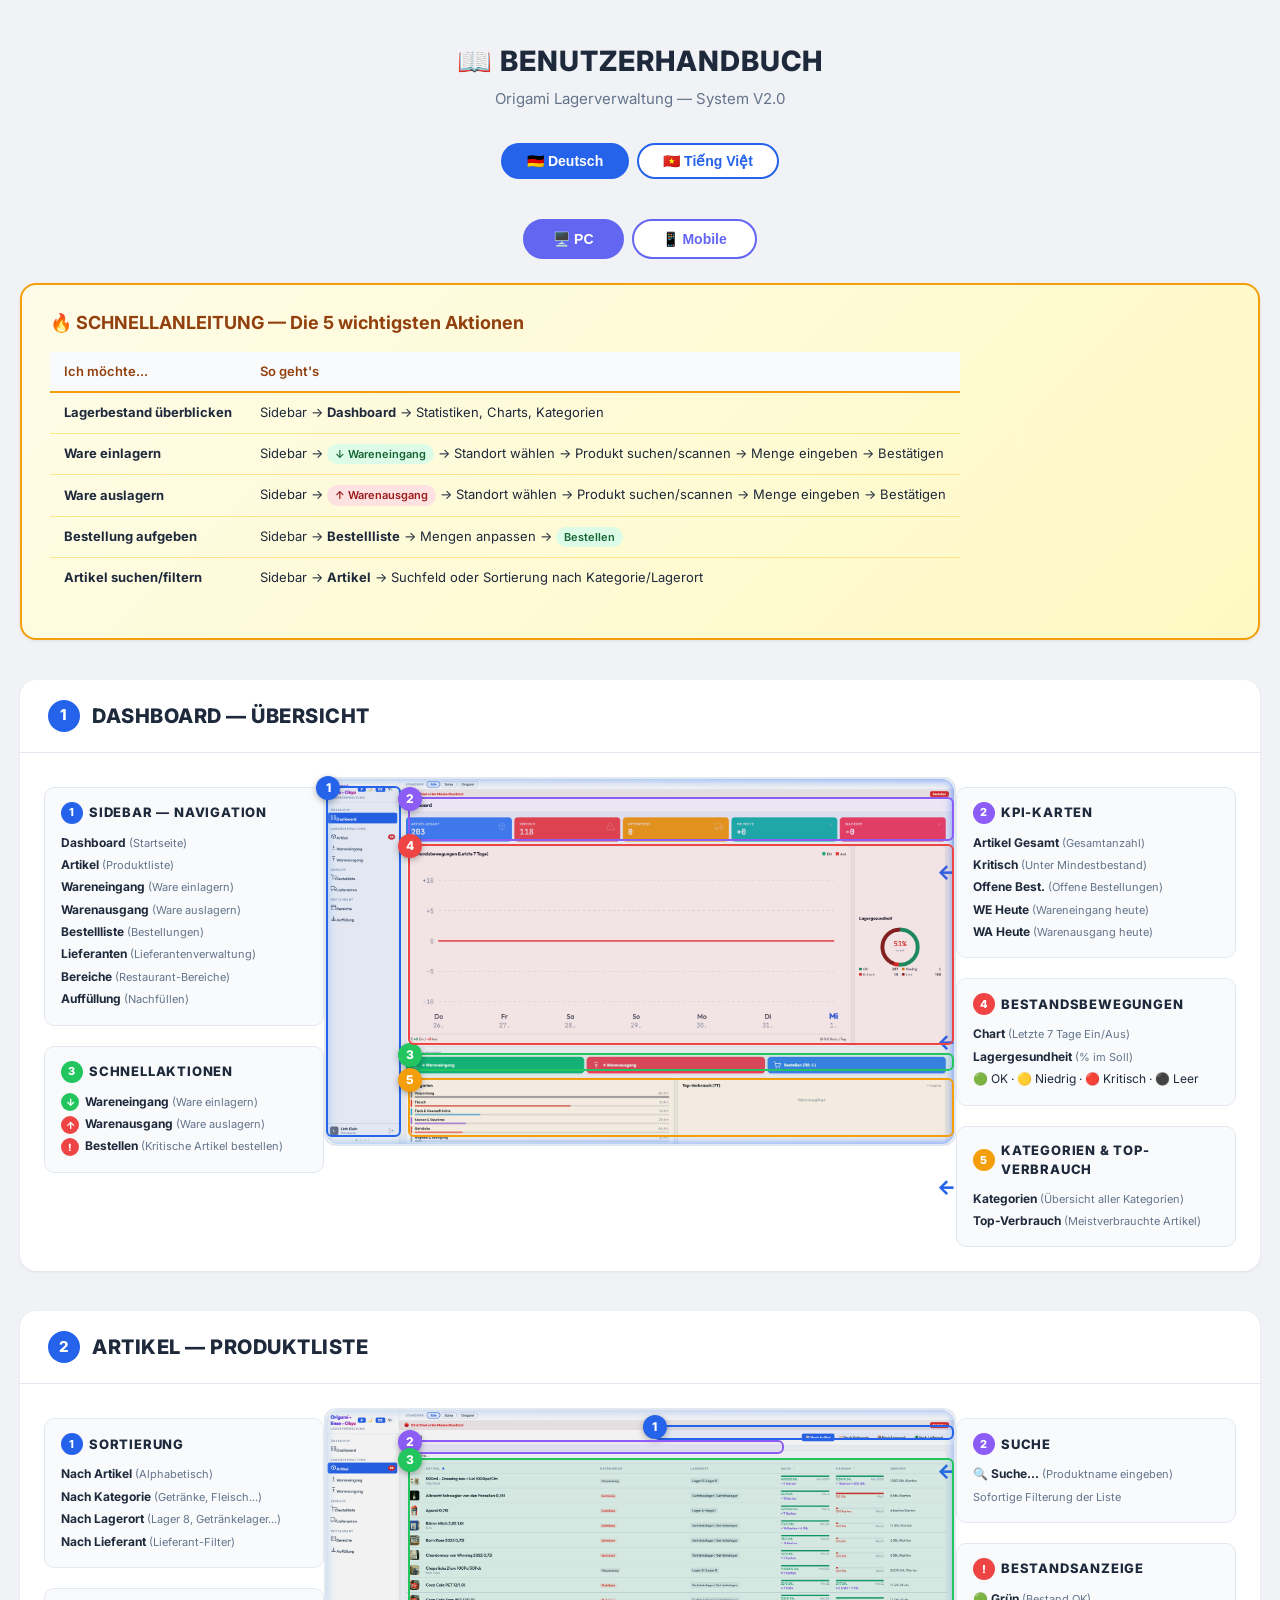
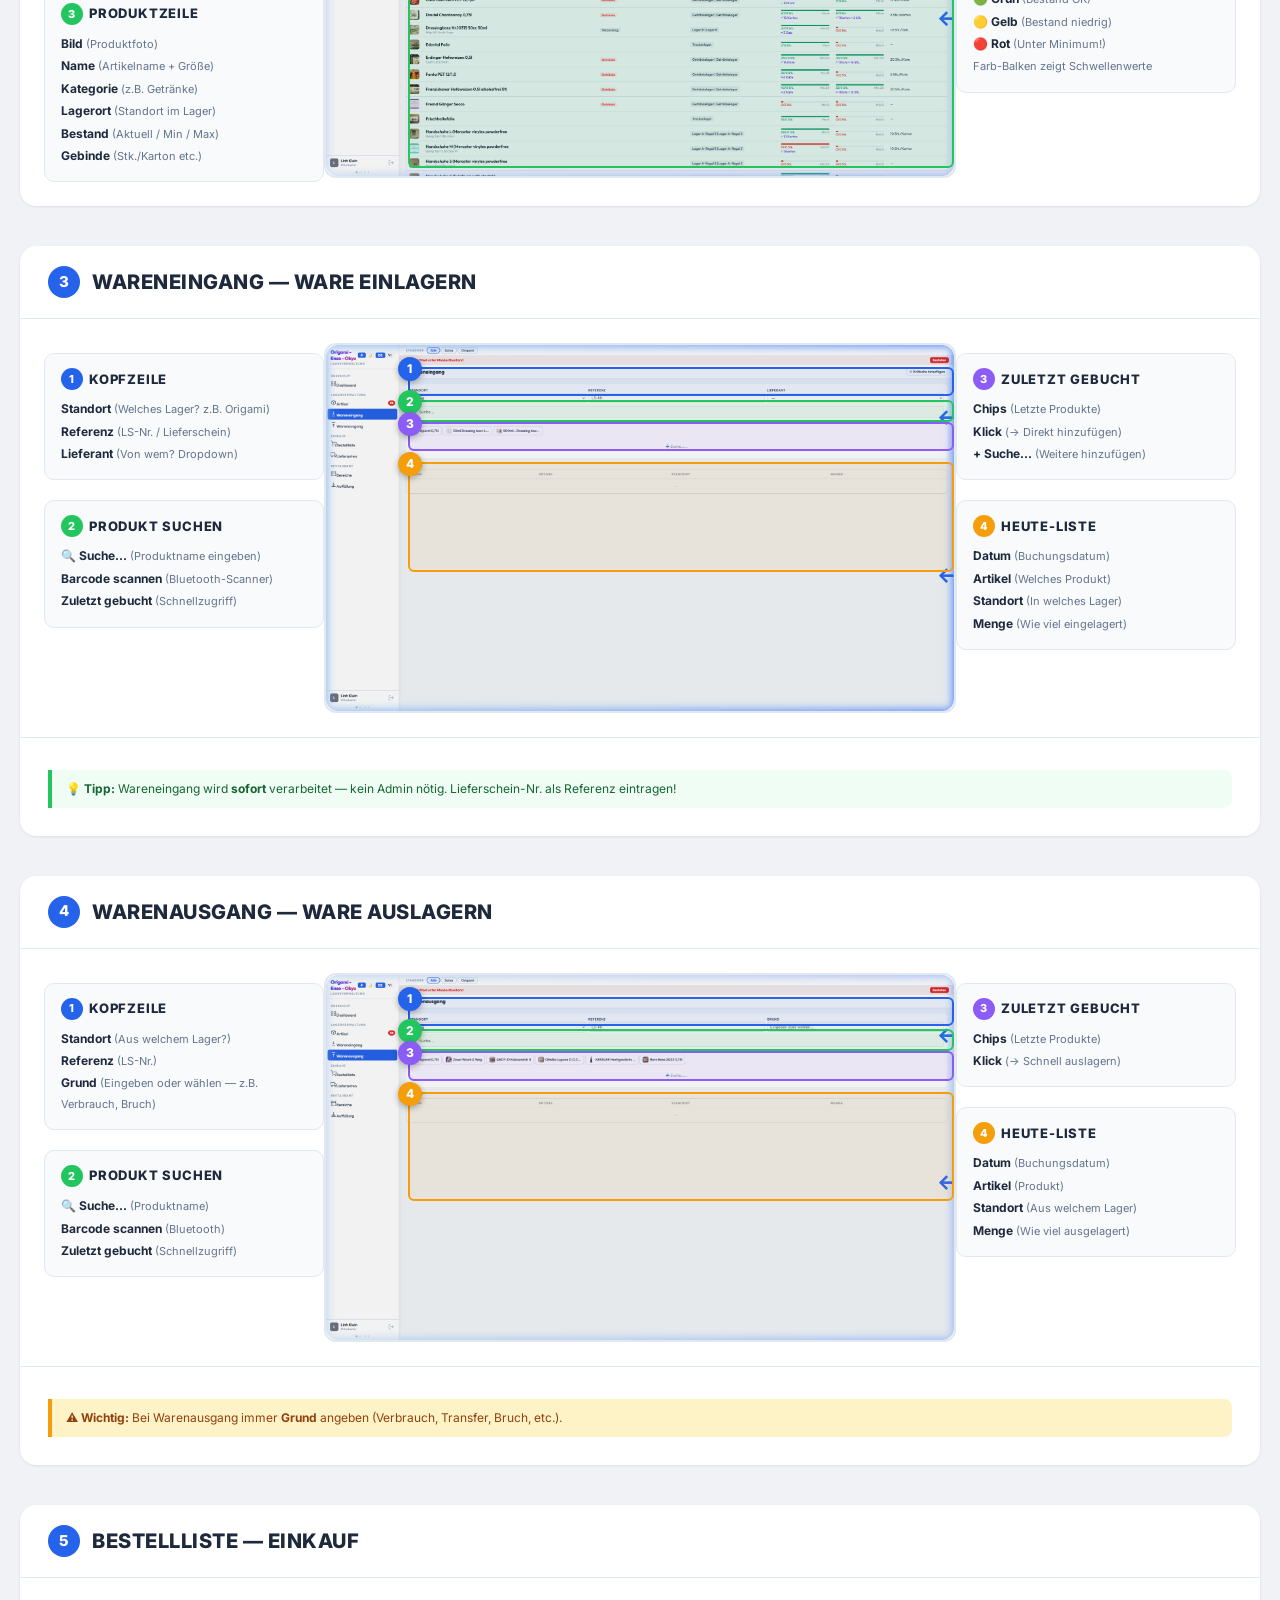
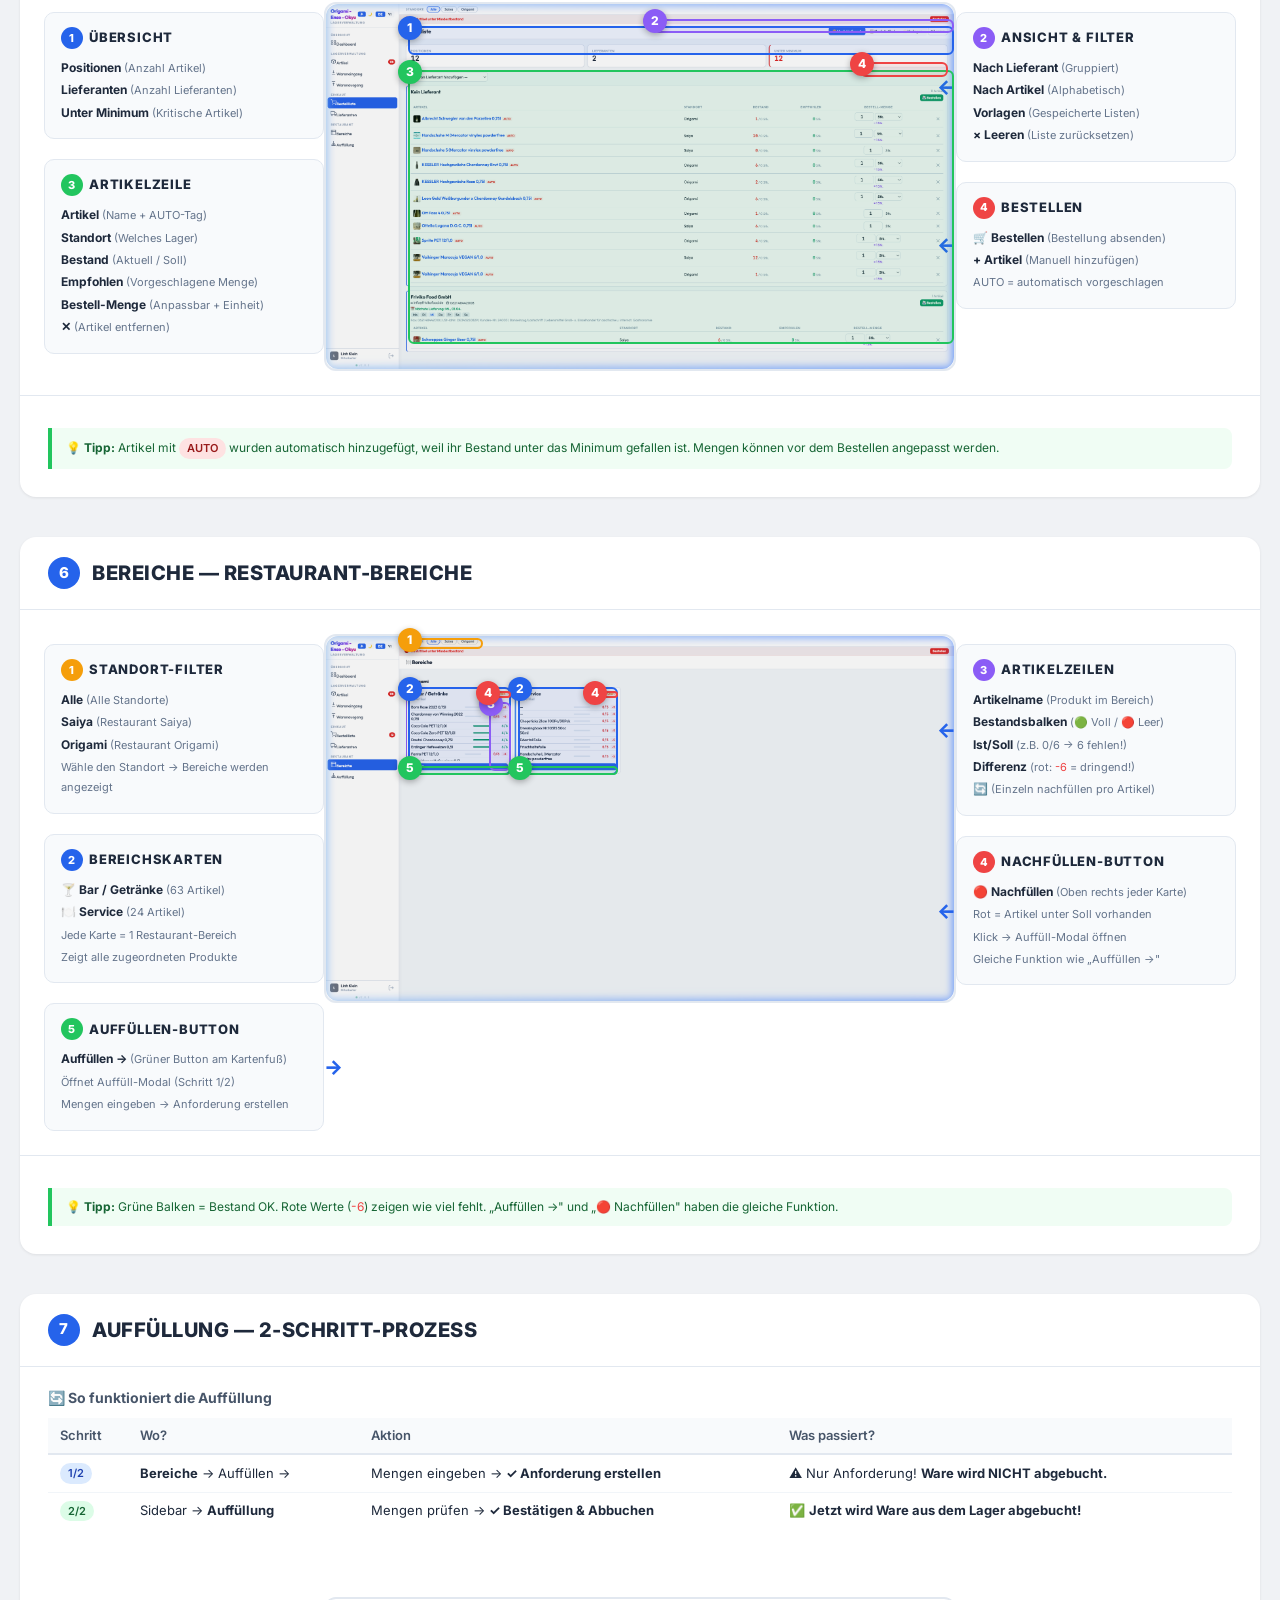
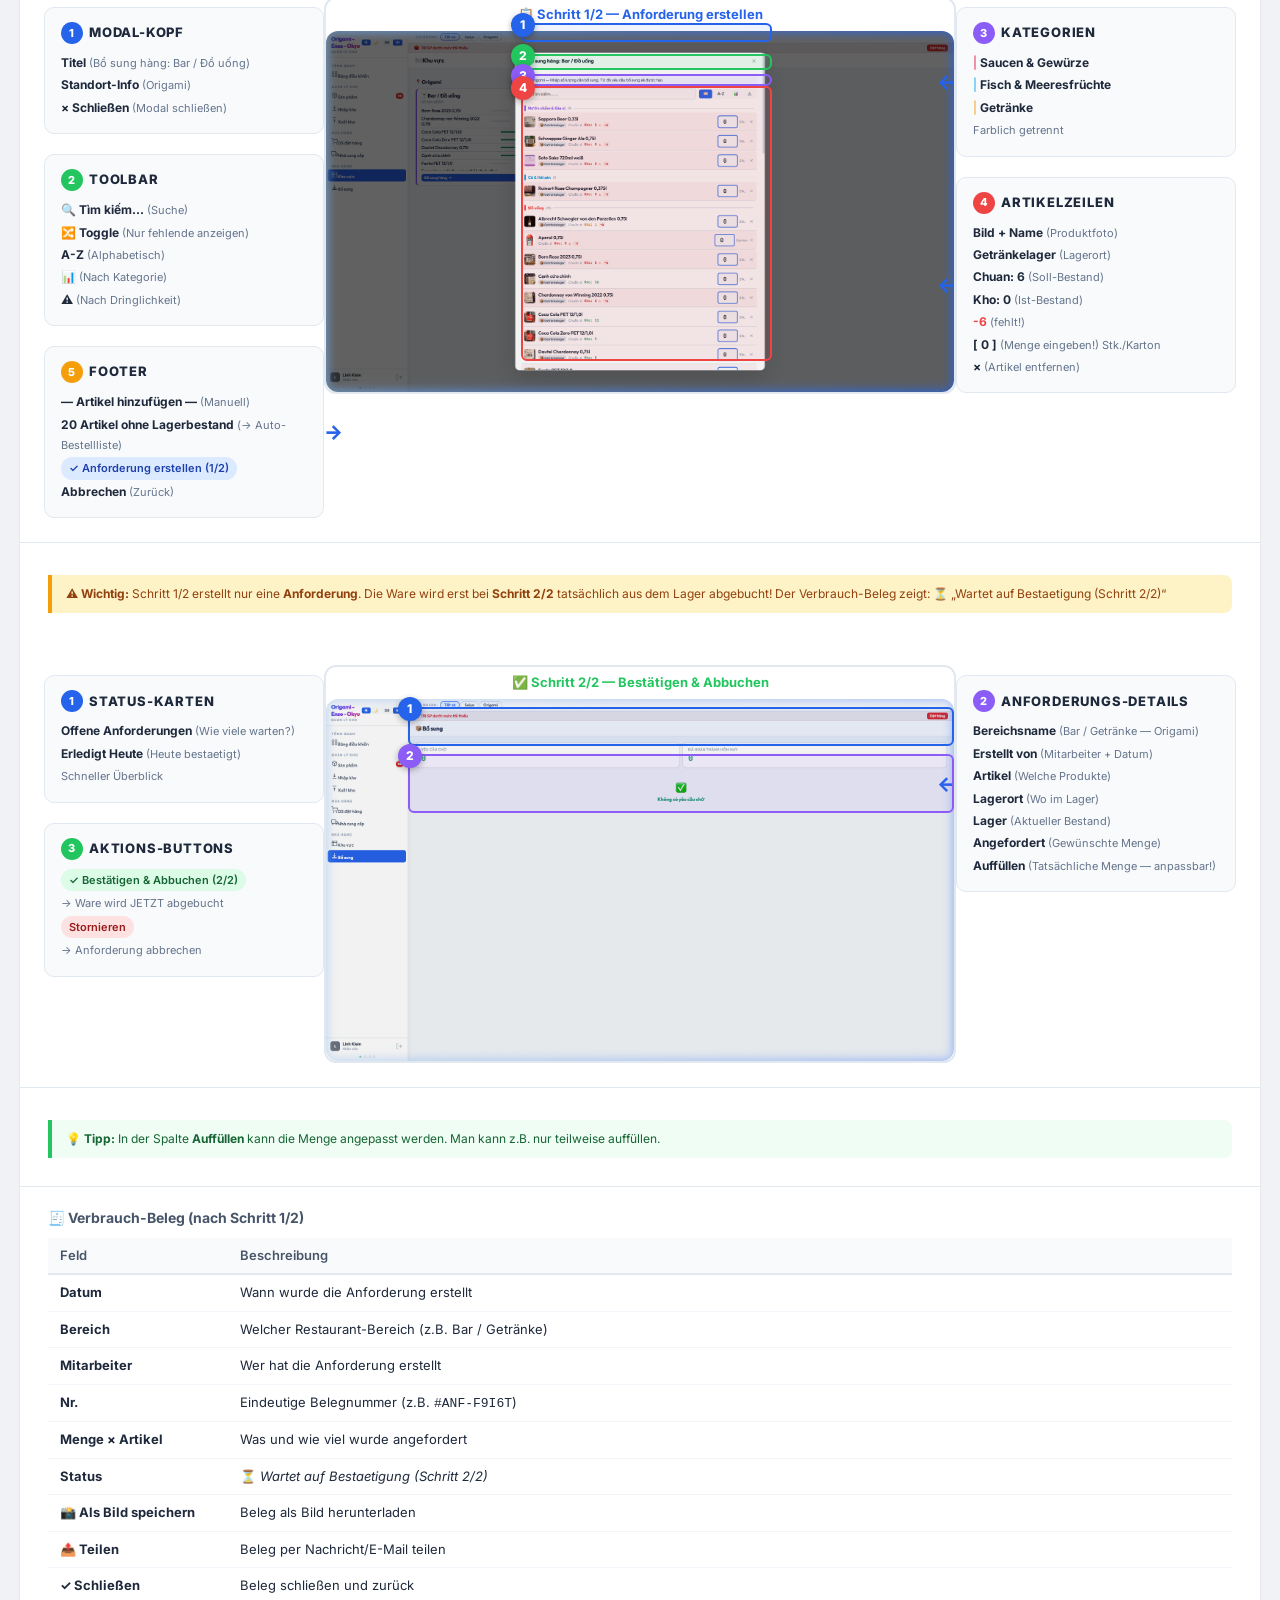
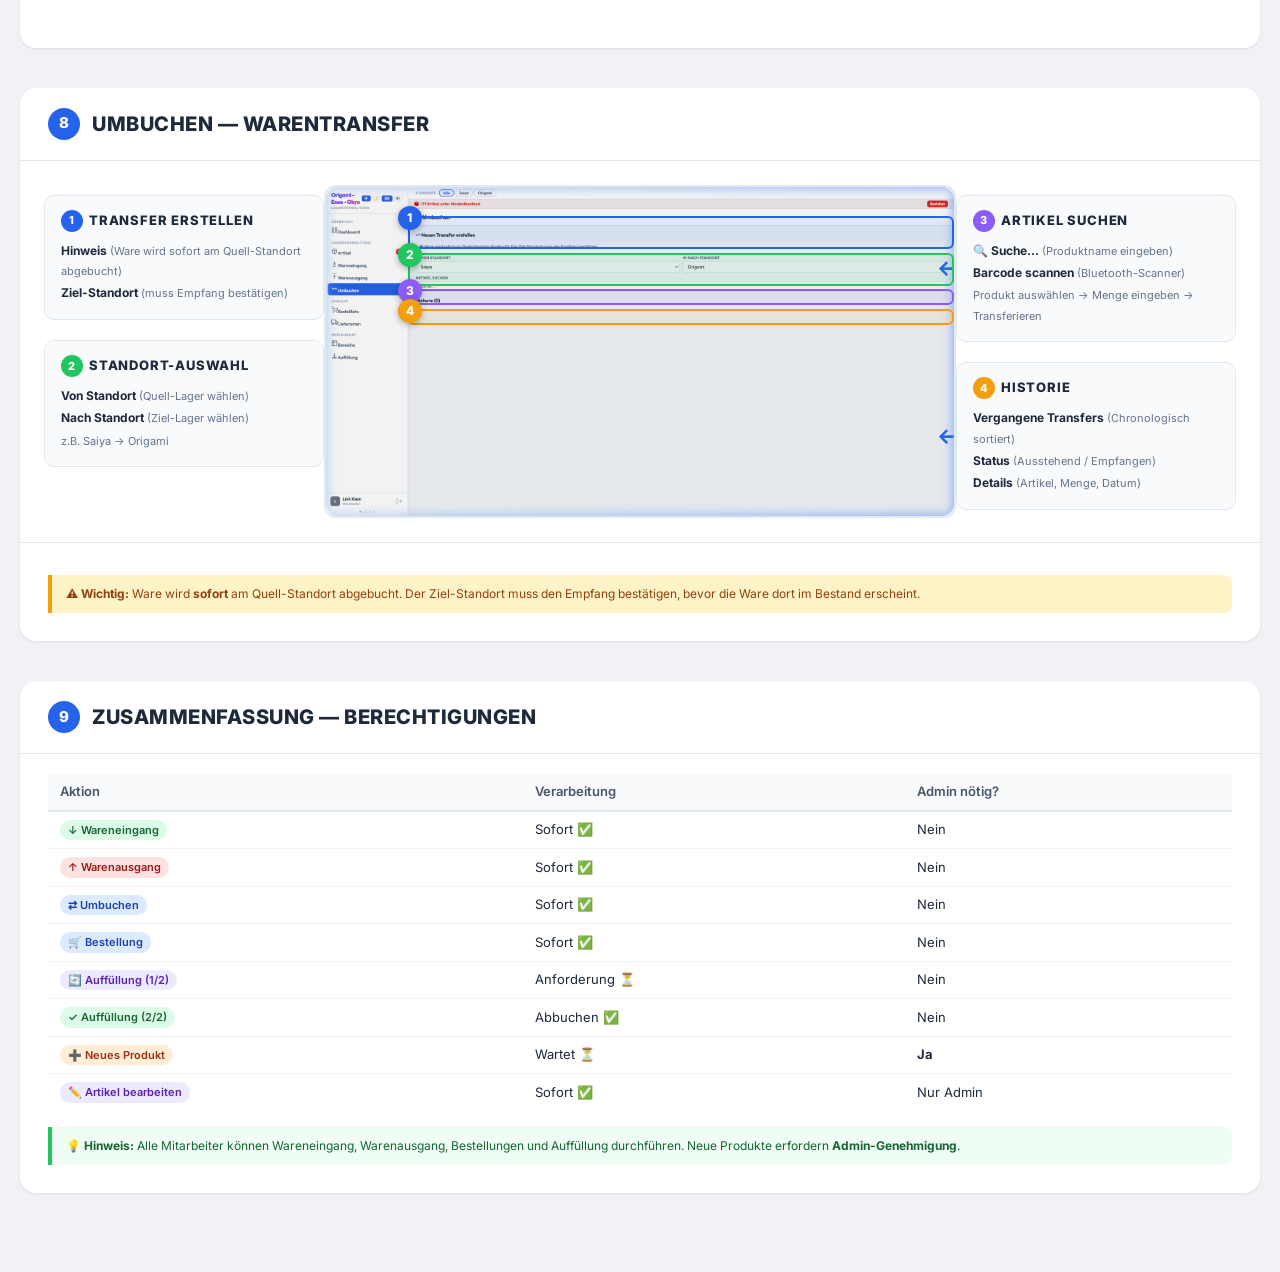
<file: guide.html>
<!DOCTYPE html>
<html lang="de" translate="no">
<head>
<meta charset="UTF-8">
<meta name="viewport" content="width=device-width, initial-scale=1.0">
<title>Benutzerhandbuch — Origami Lagerverwaltung</title>
<style>
@import url('https://fonts.googleapis.com/css2?family=Inter:wght@300;400;500;600;700;800;900&display=swap');
*{margin:0;padding:0;box-sizing:border-box}
body{font-family:'Inter',-apple-system,sans-serif;background:#f0f2f5;color:#1e293b;line-height:1.5}
.container{max-width:1400px;margin:0 auto;padding:40px 20px}
h1{font-size:28px;font-weight:800;text-align:center;margin-bottom:6px;text-transform:uppercase;letter-spacing:1px}
.subtitle{text-align:center;color:#64748b;font-size:15px;margin-bottom:32px}
.lang-toggle{display:flex;justify-content:center;gap:8px;margin-bottom:40px}
.lang-btn{padding:8px 24px;border:2px solid #2563eb;border-radius:99px;background:white;color:#2563eb;font-weight:600;cursor:pointer;font-size:14px;transition:all .2s}
.lang-btn:hover{background:#eff6ff}
.lang-btn.active{background:#2563eb;color:white}
.guide-section{background:white;border-radius:16px;box-shadow:0 1px 3px rgba(0,0,0,.08);margin-bottom:40px;overflow:hidden}
.section-title{padding:20px 28px;border-bottom:1px solid #e2e8f0;font-size:20px;font-weight:800;text-transform:uppercase;letter-spacing:.5px;display:flex;align-items:center;gap:12px}
.section-num{width:32px;height:32px;background:#2563eb;color:white;border-radius:50%;display:inline-flex;align-items:center;justify-content:center;font-size:15px;font-weight:800;flex-shrink:0}
.guide-layout{display:grid;grid-template-columns:280px 1fr 280px;gap:0;padding:24px;align-items:start}
.guide-left,.guide-right{display:flex;flex-direction:column;gap:20px;padding-top:10px}
.guide-center{position:relative;border:2px solid #e2e8f0;border-radius:12px;overflow:visible}
.guide-center img{width:100%;display:block;border-radius:12px}
.desc-box{background:#f8fafc;border:1px solid #e2e8f0;border-radius:10px;padding:14px 16px;position:relative}
.desc-box h3{font-size:13px;font-weight:800;text-transform:uppercase;letter-spacing:.8px;margin-bottom:8px;color:#1e293b;display:flex;align-items:center;gap:6px}
.desc-box h3 .icon{width:22px;height:22px;border-radius:50%;display:inline-flex;align-items:center;justify-content:center;font-size:11px;font-weight:800;color:white;flex-shrink:0}
.desc-box ul{list-style:none;font-size:12px;line-height:1.7}
.desc-box li{padding:1px 0}
.desc-box li strong{font-weight:700}
.desc-box li .hint{color:#64748b;font-size:11px}
.desc-box.arrow-right::after{content:'→';position:absolute;right:-20px;top:50%;transform:translateY(-50%);font-size:20px;color:#2563eb;font-weight:800}
.desc-box.arrow-left::after{content:'←';position:absolute;left:-20px;top:50%;transform:translateY(-50%);font-size:20px;color:#2563eb;font-weight:800}
.act-icon{display:inline-block;width:18px;height:18px;border-radius:50%;text-align:center;line-height:18px;font-size:10px;font-weight:800;color:white;vertical-align:middle;margin-right:3px}
.act-green{background:#22c55e}.act-red{background:#ef4444}.act-blue{background:#3b82f6}.act-purple{background:#8b5cf6}.act-gray{background:#94a3b8}
.hzone{position:absolute;border:2.5px solid;border-radius:6px;z-index:8;pointer-events:none}
.hzone .hzone-num{position:absolute;top:-12px;left:-12px;width:24px;height:24px;border-radius:50%;display:flex;align-items:center;justify-content:center;font-size:12px;font-weight:800;color:white;box-shadow:0 2px 6px rgba(0,0,0,.3)}
.hzone-blue{border-color:#2563eb;background:rgba(37,99,235,.08)}.hzone-blue .hzone-num{background:#2563eb}
.hzone-purple{border-color:#8b5cf6;background:rgba(139,92,246,.08)}.hzone-purple .hzone-num{background:#8b5cf6}
.hzone-green{border-color:#22c55e;background:rgba(34,197,94,.08)}.hzone-green .hzone-num{background:#22c55e}
.hzone-red{border-color:#ef4444;background:rgba(239,68,68,.08)}.hzone-red .hzone-num{background:#ef4444}
.hzone-amber{border-color:#f59e0b;background:rgba(245,158,11,.08)}.hzone-amber .hzone-num{background:#f59e0b}
.detail-section{padding:20px 28px 28px;border-top:1px solid #e2e8f0}
.detail-section h3{font-size:14px;font-weight:700;color:#475569;margin-bottom:10px}
table{width:100%;border-collapse:collapse;font-size:13px;margin-bottom:16px}
table th{background:#f8fafc;text-align:left;padding:8px 12px;font-weight:600;color:#475569;border-bottom:2px solid #e2e8f0}
table td{padding:8px 12px;border-bottom:1px solid #f1f5f9}
table tr:last-child td{border-bottom:none}
table tr:hover td{background:#f8fafc}
.badge{display:inline-block;padding:2px 8px;border-radius:99px;font-size:11px;font-weight:600}
.badge-green{background:#dcfce7;color:#166534}.badge-red{background:#fee2e2;color:#991b1b}.badge-purple{background:#ede9fe;color:#5b21b6}.badge-orange{background:#ffedd5;color:#9a3412}.badge-blue{background:#dbeafe;color:#1e40af}
.tip-box{background:#f0fdf4;border-left:4px solid #22c55e;padding:10px 14px;border-radius:0 8px 8px 0;font-size:12px;color:#166534;margin-top:12px}
.warn-box{background:#fef3c7;border-left:4px solid #f59e0b;padding:10px 14px;border-radius:0 8px 8px 0;font-size:12px;color:#92400e;margin-top:12px}
[data-lang]{display:none !important}
body.lang-de [data-lang="de"]{display:block !important}
body.lang-vi [data-lang="vi"]{display:block !important}
body.lang-de [data-lang="de"].desc-box{display:block !important}
body.lang-vi [data-lang="vi"].desc-box{display:block !important}
body.lang-de .section-title [data-lang="de"]{display:inline !important}
body.lang-vi .section-title [data-lang="vi"]{display:inline !important}
@media(max-width:900px){.guide-layout{grid-template-columns:1fr}.guide-left,.guide-right{flex-direction:row;flex-wrap:wrap}.desc-box.arrow-right::after,.desc-box.arrow-left::after{display:none}}

/* === VIEW TOGGLE (PC / Mobile) === */
.view-toggle{display:flex;gap:8px;justify-content:center;margin-bottom:24px}
.view-btn{padding:10px 28px;border:2px solid #6366f1;border-radius:99px;background:white;color:#6366f1;font-weight:700;cursor:pointer;font-size:14px;transition:all .2s;display:flex;align-items:center;gap:6px}
.view-btn:hover{background:#eef2ff}
.view-btn.active{background:#6366f1;color:white}
#mobile-view{display:none}
/* Mobile phone mockup */
.m-section{background:white;border-radius:16px;box-shadow:0 1px 3px rgba(0,0,0,.08);margin-bottom:32px;overflow:hidden}
.m-section .section-title{padding:18px 24px;border-bottom:1px solid #e2e8f0;font-size:18px;font-weight:800;text-transform:uppercase;letter-spacing:.5px;display:flex;align-items:center;gap:12px}
.m-body{padding:24px}
.m-phone{margin:0 auto 20px;max-width:320px;background:#1a1a2e;border-radius:32px;padding:10px;box-shadow:0 8px 40px rgba(0,0,0,.2)}
.m-phone img{width:100%;border-radius:22px;display:block}
.m-card{background:#f8fafc;border:1px solid #e2e8f0;border-radius:12px;padding:16px 18px;margin-bottom:14px}
.m-card h4{font-size:13px;font-weight:800;text-transform:uppercase;letter-spacing:.6px;margin-bottom:8px;color:#4338ca;display:flex;align-items:center;gap:6px}
.m-card h4 .icon{width:22px;height:22px;border-radius:50%;display:inline-flex;align-items:center;justify-content:center;font-size:11px;font-weight:800;color:white;flex-shrink:0}
.m-card ul{list-style:none;font-size:12px;line-height:1.8}
.m-card li strong{font-weight:700}
.m-card li .hint{color:#64748b;font-size:11px}
.m-grid{display:grid;grid-template-columns:320px 1fr;gap:24px;align-items:start}
.m-grid .m-phone{margin:0}
@media(max-width:750px){.m-grid{grid-template-columns:1fr}}
.m-warn{background:#fef3c7;border-left:4px solid #f59e0b;padding:10px 14px;border-radius:0 8px 8px 0;font-size:12px;color:#92400e;margin-bottom:14px}
.m-tip{background:#f0fdf4;border-left:4px solid #22c55e;padding:10px 14px;border-radius:0 8px 8px 0;font-size:12px;color:#166534;margin-bottom:14px}
.m-danger{background:#fef2f2;border-left:4px solid #ef4444;padding:10px 14px;border-radius:0 8px 8px 0;font-size:12px;color:#991b1b;margin-bottom:14px}
.m-table{margin-bottom:14px;border-radius:10px;overflow:hidden;border:1px solid #e2e8f0}
.m-table table{width:100%;border-collapse:collapse;font-size:12px}
.m-table th{background:#f1f5f9;padding:8px 12px;text-align:left;font-weight:700;color:#475569}
.m-table td{padding:8px 12px;border-top:1px solid #e2e8f0}
.m-step{display:inline-flex;padding:2px 10px;border-radius:10px;font-size:11px;font-weight:700}
.m-step-blue{background:#dbeafe;color:#2563eb}
.m-step-green{background:#dcfce7;color:#16a34a}
</style>
</head>
<body class="lang-de">
<div class="container">
<h1>📖 Benutzerhandbuch</h1>
<p class="subtitle">Origami Lagerverwaltung — System V2.0</p>
<div class="lang-toggle">
  <button class="lang-btn active" onclick="setLang('de',this)">🇩🇪 Deutsch</button>
  <button class="lang-btn" onclick="setLang('vi',this)">🇻🇳 Tiếng Việt</button>
</div>

<div class="view-toggle">
  <button class="view-btn active" onclick="setView('pc',this)">🖥️ PC</button>
  <button class="view-btn" onclick="setView('mobile',this)">📱 Mobile</button>
</div>

<div id="pc-view">
<!-- QUICK REFERENCE -->
<div class="guide-section" style="background:linear-gradient(135deg,#fefce8,#fef9c3);border:2px solid #f59e0b">
  <div style="padding:24px 28px">
    <h2 style="margin:0 0 16px;font-size:18px;color:#92400e" data-lang="de">🔥 SCHNELLANLEITUNG — Die 5 wichtigsten Aktionen</h2>
    <h2 style="margin:0 0 16px;font-size:18px;color:#92400e" data-lang="vi">🔥 HƯỚNG DẪN NHANH — 5 thao tác quan trọng nhất</h2>
    <table style="width:100%;border-collapse:collapse" data-lang="de">
      <tr style="background:#fef3c7"><th style="padding:10px 14px;text-align:left;border-bottom:2px solid #f59e0b;color:#92400e">Ich möchte...</th><th style="padding:10px 14px;text-align:left;border-bottom:2px solid #f59e0b;color:#92400e">So geht's</th></tr>
      <tr><td style="padding:10px 14px;border-bottom:1px solid #fde68a"><strong>Lagerbestand überblicken</strong></td><td style="padding:10px 14px;border-bottom:1px solid #fde68a">Sidebar → <strong>Dashboard</strong> → Statistiken, Charts, Kategorien</td></tr>
      <tr><td style="padding:10px 14px;border-bottom:1px solid #fde68a"><strong>Ware einlagern</strong></td><td style="padding:10px 14px;border-bottom:1px solid #fde68a">Sidebar → <span class="badge badge-green">↓ Wareneingang</span> → Standort wählen → Produkt suchen/scannen → Menge eingeben → Bestätigen</td></tr>
      <tr><td style="padding:10px 14px;border-bottom:1px solid #fde68a"><strong>Ware auslagern</strong></td><td style="padding:10px 14px;border-bottom:1px solid #fde68a">Sidebar → <span class="badge badge-red">↑ Warenausgang</span> → Standort wählen → Produkt suchen/scannen → Menge eingeben → Bestätigen</td></tr>
      <tr><td style="padding:10px 14px;border-bottom:1px solid #fde68a"><strong>Bestellung aufgeben</strong></td><td style="padding:10px 14px;border-bottom:1px solid #fde68a">Sidebar → <strong>Bestellliste</strong> → Mengen anpassen → <span class="badge badge-green">Bestellen</span></td></tr>
      <tr><td style="padding:10px 14px"><strong>Artikel suchen/filtern</strong></td><td style="padding:10px 14px">Sidebar → <strong>Artikel</strong> → Suchfeld oder Sortierung nach Kategorie/Lagerort</td></tr>
    </table>
    <table style="width:100%;border-collapse:collapse" data-lang="vi">
      <tr style="background:#fef3c7"><th style="padding:10px 14px;text-align:left;border-bottom:2px solid #f59e0b;color:#92400e">Bạn muốn...</th><th style="padding:10px 14px;text-align:left;border-bottom:2px solid #f59e0b;color:#92400e">Cách làm</th></tr>
      <tr><td style="padding:10px 14px;border-bottom:1px solid #fde68a"><strong>Xem tổng quan kho</strong></td><td style="padding:10px 14px;border-bottom:1px solid #fde68a">Menu → <strong>Dashboard</strong> → Thống kê, biểu đồ, danh mục</td></tr>
      <tr><td style="padding:10px 14px;border-bottom:1px solid #fde68a"><strong>Nhập kho</strong></td><td style="padding:10px 14px;border-bottom:1px solid #fde68a">Menu → <span class="badge badge-green">↓ Wareneingang</span> → Chọn kho → Tìm/quét SP → Nhập SL → Xác nhận</td></tr>
      <tr><td style="padding:10px 14px;border-bottom:1px solid #fde68a"><strong>Xuất kho</strong></td><td style="padding:10px 14px;border-bottom:1px solid #fde68a">Menu → <span class="badge badge-red">↑ Warenausgang</span> → Chọn kho → Tìm/quét SP → Nhập SL → Xác nhận</td></tr>
      <tr><td style="padding:10px 14px;border-bottom:1px solid #fde68a"><strong>Đặt hàng</strong></td><td style="padding:10px 14px;border-bottom:1px solid #fde68a">Menu → <strong>Bestellliste</strong> → Điều chỉnh SL → <span class="badge badge-green">Bestellen</span></td></tr>
      <tr><td style="padding:10px 14px"><strong>Tìm/lọc sản phẩm</strong></td><td style="padding:10px 14px">Menu → <strong>Artikel</strong> → Ô tìm kiếm hoặc sắp xếp theo loại/kho</td></tr>
    </table>
  </div>
</div>

<!-- ============================================================ -->
<!-- SECTION 1: DASHBOARD -->
<!-- ============================================================ -->
<div class="guide-section">
  <div class="section-title">
    <span class="section-num">1</span>
    <span data-lang="de">Dashboard — Übersicht</span>
    <span data-lang="vi">Dashboard — Tổng quan</span>
  </div>
  <div class="guide-layout">
    <div class="guide-left">
      <div class="desc-box arrow-right" data-lang="de">
        <h3><span class="icon" style="background:#2563eb">1</span> SIDEBAR — NAVIGATION</h3>
        <ul>
          <li><strong>Dashboard</strong> <span class="hint">(Startseite)</span></li>
          <li><strong>Artikel</strong> <span class="hint">(Produktliste)</span></li>
          <li><strong>Wareneingang</strong> <span class="hint">(Ware einlagern)</span></li>
          <li><strong>Warenausgang</strong> <span class="hint">(Ware auslagern)</span></li>
          <li><strong>Bestellliste</strong> <span class="hint">(Bestellungen)</span></li>
          <li><strong>Lieferanten</strong> <span class="hint">(Lieferantenverwaltung)</span></li>
          <li><strong>Bereiche</strong> <span class="hint">(Restaurant-Bereiche)</span></li>
          <li><strong>Auffüllung</strong> <span class="hint">(Nachfüllen)</span></li>
        </ul>
      </div>
      <div class="desc-box arrow-right" data-lang="de">
        <h3><span class="icon" style="background:#22c55e">3</span> SCHNELLAKTIONEN</h3>
        <ul>
          <li><span class="act-icon act-green">↓</span> <strong>Wareneingang</strong> <span class="hint">(Ware einlagern)</span></li>
          <li><span class="act-icon act-red">↑</span> <strong>Warenausgang</strong> <span class="hint">(Ware auslagern)</span></li>
          <li><span class="act-icon act-red">!</span> <strong>Bestellen</strong> <span class="hint">(Kritische Artikel bestellen)</span></li>
        </ul>
      </div>
      <div class="desc-box arrow-right" data-lang="vi">
        <h3><span class="icon" style="background:#2563eb">1</span> MENU — ĐIỀU HƯỚNG</h3>
        <ul>
          <li><strong>Dashboard</strong> <span class="hint">(Trang chủ)</span></li>
          <li><strong>Artikel</strong> <span class="hint">(Danh sách SP)</span></li>
          <li><strong>Wareneingang</strong> <span class="hint">(Nhập kho)</span></li>
          <li><strong>Warenausgang</strong> <span class="hint">(Xuất kho)</span></li>
          <li><strong>Bestellliste</strong> <span class="hint">(Đặt hàng)</span></li>
          <li><strong>Lieferanten</strong> <span class="hint">(Nhà cung cấp)</span></li>
          <li><strong>Bereiche</strong> <span class="hint">(Khu vực nhà hàng)</span></li>
          <li><strong>Auffüllung</strong> <span class="hint">(Bổ sung hàng)</span></li>
        </ul>
      </div>
      <div class="desc-box arrow-right" data-lang="vi">
        <h3><span class="icon" style="background:#22c55e">3</span> THAO TÁC NHANH</h3>
        <ul>
          <li><span class="act-icon act-green">↓</span> <strong>Wareneingang</strong> <span class="hint">(Nhập kho)</span></li>
          <li><span class="act-icon act-red">↑</span> <strong>Warenausgang</strong> <span class="hint">(Xuất kho)</span></li>
          <li><span class="act-icon act-red">!</span> <strong>Bestellen</strong> <span class="hint">(Đặt hàng SP thiếu)</span></li>
        </ul>
      </div>
    </div>
    <div class="guide-center">
      <img src="guide/dashboard.png" alt="Dashboard">
      <div class="hzone hzone-blue" style="top:2%;left:0%;width:12%;height:96%"><span class="hzone-num">1</span></div>
      <div class="hzone hzone-purple" style="top:5%;left:13%;width:87%;height:12%"><span class="hzone-num">2</span></div>
      <div class="hzone hzone-green" style="top:75%;left:13%;width:87%;height:5%"><span class="hzone-num">3</span></div>
      <div class="hzone hzone-red" style="top:18%;left:13%;width:87%;height:55%"><span class="hzone-num">4</span></div>
      <div class="hzone hzone-amber" style="top:82%;left:13%;width:87%;height:16%"><span class="hzone-num">5</span></div>
    </div>
    <div class="guide-right">
      <div class="desc-box arrow-left" data-lang="de">
        <h3><span class="icon" style="background:#8b5cf6">2</span> KPI-KARTEN</h3>
        <ul>
          <li><strong>Artikel Gesamt</strong> <span class="hint">(Gesamtanzahl)</span></li>
          <li><strong>Kritisch</strong> <span class="hint">(Unter Mindestbestand)</span></li>
          <li><strong>Offene Best.</strong> <span class="hint">(Offene Bestellungen)</span></li>
          <li><strong>WE Heute</strong> <span class="hint">(Wareneingang heute)</span></li>
          <li><strong>WA Heute</strong> <span class="hint">(Warenausgang heute)</span></li>
        </ul>
      </div>
      <div class="desc-box arrow-left" data-lang="de">
        <h3><span class="icon" style="background:#ef4444">4</span> BESTANDSBEWEGUNGEN</h3>
        <ul>
          <li><strong>Chart</strong> <span class="hint">(Letzte 7 Tage Ein/Aus)</span></li>
          <li><strong>Lagergesundheit</strong> <span class="hint">(% im Soll)</span></li>
          <li>🟢 OK · 🟡 Niedrig · 🔴 Kritisch · ⚫ Leer</li>
        </ul>
      </div>
      <div class="desc-box arrow-left" data-lang="de">
        <h3><span class="icon" style="background:#f59e0b">5</span> KATEGORIEN & TOP-VERBRAUCH</h3>
        <ul>
          <li><strong>Kategorien</strong> <span class="hint">(Übersicht aller Kategorien)</span></li>
          <li><strong>Top-Verbrauch</strong> <span class="hint">(Meistverbrauchte Artikel)</span></li>
        </ul>
      </div>
      <div class="desc-box arrow-left" data-lang="vi">
        <h3><span class="icon" style="background:#8b5cf6">2</span> THẺ THỐNG KÊ</h3>
        <ul>
          <li><strong>Artikel Gesamt</strong> <span class="hint">(Tổng số SP)</span></li>
          <li><strong>Kritisch</strong> <span class="hint">(Dưới mức tối thiểu)</span></li>
          <li><strong>Offene Best.</strong> <span class="hint">(Đơn hàng chờ)</span></li>
          <li><strong>WE Heute</strong> <span class="hint">(Nhập kho hôm nay)</span></li>
          <li><strong>WA Heute</strong> <span class="hint">(Xuất kho hôm nay)</span></li>
        </ul>
      </div>
      <div class="desc-box arrow-left" data-lang="vi">
        <h3><span class="icon" style="background:#ef4444">4</span> BIỂU ĐỒ TỒN KHO</h3>
        <ul>
          <li><strong>Chart</strong> <span class="hint">(7 ngày gần nhất Nhập/Xuất)</span></li>
          <li><strong>Sức khỏe kho</strong> <span class="hint">(% đạt chuẩn)</span></li>
          <li>🟢 OK · 🟡 Thấp · 🔴 Nguy hiểm · ⚫ Hết</li>
        </ul>
      </div>
      <div class="desc-box arrow-left" data-lang="vi">
        <h3><span class="icon" style="background:#f59e0b">5</span> DANH MỤC & TOP TIÊU THỤ</h3>
        <ul>
          <li><strong>Kategorien</strong> <span class="hint">(Tổng quan danh mục)</span></li>
          <li><strong>Top-Verbrauch</strong> <span class="hint">(SP tiêu thụ nhiều nhất)</span></li>
        </ul>
      </div>
    </div>
  </div>
</div>

<!-- ============================================================ -->
<!-- SECTION 2: ARTIKEL -->
<!-- ============================================================ -->
<div class="guide-section">
  <div class="section-title">
    <span class="section-num">2</span>
    <span data-lang="de">Artikel — Produktliste</span>
    <span data-lang="vi">Artikel — Danh sách sản phẩm</span>
  </div>
  <div class="guide-layout">
    <div class="guide-left">
      <div class="desc-box arrow-right" data-lang="de">
        <h3><span class="icon" style="background:#2563eb">1</span> SORTIERUNG</h3>
        <ul>
          <li><strong>Nach Artikel</strong> <span class="hint">(Alphabetisch)</span></li>
          <li><strong>Nach Kategorie</strong> <span class="hint">(Getränke, Fleisch...)</span></li>
          <li><strong>Nach Lagerort</strong> <span class="hint">(Lager 8, Getränkelager...)</span></li>
          <li><strong>Nach Lieferant</strong> <span class="hint">(Lieferant-Filter)</span></li>
        </ul>
      </div>
      <div class="desc-box arrow-right" data-lang="de">
        <h3><span class="icon" style="background:#22c55e">3</span> PRODUKTZEILE</h3>
        <ul>
          <li><strong>Bild</strong> <span class="hint">(Produktfoto)</span></li>
          <li><strong>Name</strong> <span class="hint">(Artikelname + Größe)</span></li>
          <li><strong>Kategorie</strong> <span class="hint">(z.B. Getränke)</span></li>
          <li><strong>Lagerort</strong> <span class="hint">(Standort im Lager)</span></li>
          <li><strong>Bestand</strong> <span class="hint">(Aktuell / Min / Max)</span></li>
          <li><strong>Gebinde</strong> <span class="hint">(Stk./Karton etc.)</span></li>
        </ul>
      </div>
      <div class="desc-box arrow-right" data-lang="vi">
        <h3><span class="icon" style="background:#2563eb">1</span> SẮP XẾP</h3>
        <ul>
          <li><strong>Nach Artikel</strong> <span class="hint">(Theo ABC)</span></li>
          <li><strong>Nach Kategorie</strong> <span class="hint">(Theo loại hàng)</span></li>
          <li><strong>Nach Lagerort</strong> <span class="hint">(Theo vị trí kho)</span></li>
          <li><strong>Nach Lieferant</strong> <span class="hint">(Theo NCC)</span></li>
        </ul>
      </div>
      <div class="desc-box arrow-right" data-lang="vi">
        <h3><span class="icon" style="background:#22c55e">3</span> DÒNG SẢN PHẨM</h3>
        <ul>
          <li><strong>Ảnh</strong> <span class="hint">(Hình sản phẩm)</span></li>
          <li><strong>Tên</strong> <span class="hint">(Tên SP + kích cỡ)</span></li>
          <li><strong>Loại</strong> <span class="hint">(VD: Đồ uống)</span></li>
          <li><strong>Vị trí</strong> <span class="hint">(Nơi lưu trữ)</span></li>
          <li><strong>Tồn kho</strong> <span class="hint">(Hiện tại / Min / Max)</span></li>
          <li><strong>Đơn vị</strong> <span class="hint">(Chiếc/Thùng...)</span></li>
        </ul>
      </div>
    </div>
    <div class="guide-center">
      <img src="guide/artikel.png" alt="Artikel">
      <div class="hzone hzone-blue" style="top:4%;left:52%;width:48%;height:4%"><span class="hzone-num">1</span></div>
      <div class="hzone hzone-purple" style="top:8%;left:13%;width:60%;height:4%"><span class="hzone-num">2</span></div>
      <div class="hzone hzone-green" style="top:13%;left:13%;width:87%;height:85%"><span class="hzone-num">3</span></div>
    </div>
    <div class="guide-right">
      <div class="desc-box arrow-left" data-lang="de">
        <h3><span class="icon" style="background:#8b5cf6">2</span> SUCHE</h3>
        <ul>
          <li><strong>🔍 Suche...</strong> <span class="hint">(Produktname eingeben)</span></li>
          <li><span class="hint">Sofortige Filterung der Liste</span></li>
        </ul>
      </div>
      <div class="desc-box arrow-left" data-lang="de">
        <h3><span class="icon" style="background:#ef4444">!</span> BESTANDSANZEIGE</h3>
        <ul>
          <li>🟢 <strong>Grün</strong> <span class="hint">(Bestand OK)</span></li>
          <li>🟡 <strong>Gelb</strong> <span class="hint">(Bestand niedrig)</span></li>
          <li>🔴 <strong>Rot</strong> <span class="hint">(Unter Minimum!)</span></li>
          <li><span class="hint">Farb-Balken zeigt Schwellenwerte</span></li>
        </ul>
      </div>
      <div class="desc-box arrow-left" data-lang="vi">
        <h3><span class="icon" style="background:#8b5cf6">2</span> TÌM KIẾM</h3>
        <ul>
          <li><strong>🔍 Suche...</strong> <span class="hint">(Nhập tên SP)</span></li>
          <li><span class="hint">Lọc danh sách ngay lập tức</span></li>
        </ul>
      </div>
      <div class="desc-box arrow-left" data-lang="vi">
        <h3><span class="icon" style="background:#ef4444">!</span> HIỂN THỊ TỒN KHO</h3>
        <ul>
          <li>🟢 <strong>Xanh</strong> <span class="hint">(Tồn kho OK)</span></li>
          <li>🟡 <strong>Vàng</strong> <span class="hint">(Tồn kho thấp)</span></li>
          <li>🔴 <strong>Đỏ</strong> <span class="hint">(Dưới mức tối thiểu!)</span></li>
          <li><span class="hint">Thanh màu hiển thị ngưỡng</span></li>
        </ul>
      </div>
    </div>
  </div>
</div>

<!-- ============================================================ -->
<!-- SECTION 3: WARENEINGANG -->
<!-- ============================================================ -->
<div class="guide-section">
  <div class="section-title">
    <span class="section-num">3</span>
    <span data-lang="de">Wareneingang — Ware einlagern</span>
    <span data-lang="vi">Wareneingang — Nhập kho</span>
  </div>
  <div class="guide-layout">
    <div class="guide-left">
      <div class="desc-box arrow-right" data-lang="de">
        <h3><span class="icon" style="background:#2563eb">1</span> KOPFZEILE</h3>
        <ul>
          <li><strong>Standort</strong> <span class="hint">(Welches Lager? z.B. Origami)</span></li>
          <li><strong>Referenz</strong> <span class="hint">(LS-Nr. / Lieferschein)</span></li>
          <li><strong>Lieferant</strong> <span class="hint">(Von wem? Dropdown)</span></li>
        </ul>
      </div>
      <div class="desc-box arrow-right" data-lang="de">
        <h3><span class="icon" style="background:#22c55e">2</span> PRODUKT SUCHEN</h3>
        <ul>
          <li><strong>🔍 Suche...</strong> <span class="hint">(Produktname eingeben)</span></li>
          <li><strong>Barcode scannen</strong> <span class="hint">(Bluetooth-Scanner)</span></li>
          <li><strong>Zuletzt gebucht</strong> <span class="hint">(Schnellzugriff)</span></li>
        </ul>
      </div>
      <div class="desc-box arrow-right" data-lang="vi">
        <h3><span class="icon" style="background:#2563eb">1</span> TIÊU ĐỀ</h3>
        <ul>
          <li><strong>Standort</strong> <span class="hint">(Kho nào? VD: Origami)</span></li>
          <li><strong>Referenz</strong> <span class="hint">(Số phiếu giao hàng)</span></li>
          <li><strong>Lieferant</strong> <span class="hint">(Từ ai? Chọn dropdown)</span></li>
        </ul>
      </div>
      <div class="desc-box arrow-right" data-lang="vi">
        <h3><span class="icon" style="background:#22c55e">2</span> TÌM SẢN PHẨM</h3>
        <ul>
          <li><strong>🔍 Suche...</strong> <span class="hint">(Nhập tên SP)</span></li>
          <li><strong>Quét mã vạch</strong> <span class="hint">(Máy quét Bluetooth)</span></li>
          <li><strong>Zuletzt gebucht</strong> <span class="hint">(Truy cập nhanh)</span></li>
        </ul>
      </div>
    </div>
    <div class="guide-center">
      <img src="guide/wareneingang.png" alt="Wareneingang">
      <div class="hzone hzone-blue" style="top:6%;left:13%;width:87%;height:8%"><span class="hzone-num">1</span></div>
      <div class="hzone hzone-green" style="top:15%;left:13%;width:87%;height:6%"><span class="hzone-num">2</span></div>
      <div class="hzone hzone-purple" style="top:21%;left:13%;width:87%;height:8%"><span class="hzone-num">3</span></div>
      <div class="hzone hzone-amber" style="top:32%;left:13%;width:87%;height:30%"><span class="hzone-num">4</span></div>
    </div>
    <div class="guide-right">
      <div class="desc-box arrow-left" data-lang="de">
        <h3><span class="icon" style="background:#8b5cf6">3</span> ZULETZT GEBUCHT</h3>
        <ul>
          <li><strong>Chips</strong> <span class="hint">(Letzte Produkte)</span></li>
          <li><strong>Klick</strong> <span class="hint">(→ Direkt hinzufügen)</span></li>
          <li><strong>+ Suche...</strong> <span class="hint">(Weitere hinzufügen)</span></li>
        </ul>
      </div>
      <div class="desc-box arrow-left" data-lang="de">
        <h3><span class="icon" style="background:#f59e0b">4</span> HEUTE-LISTE</h3>
        <ul>
          <li><strong>Datum</strong> <span class="hint">(Buchungsdatum)</span></li>
          <li><strong>Artikel</strong> <span class="hint">(Welches Produkt)</span></li>
          <li><strong>Standort</strong> <span class="hint">(In welches Lager)</span></li>
          <li><strong>Menge</strong> <span class="hint">(Wie viel eingelagert)</span></li>
        </ul>
      </div>
      <div class="desc-box arrow-left" data-lang="vi">
        <h3><span class="icon" style="background:#8b5cf6">3</span> ĐÃ NHẬP GẦN ĐÂY</h3>
        <ul>
          <li><strong>Chips</strong> <span class="hint">(SP gần đây)</span></li>
          <li><strong>Bấm</strong> <span class="hint">(→ Thêm nhanh)</span></li>
          <li><strong>+ Suche...</strong> <span class="hint">(Thêm SP khác)</span></li>
        </ul>
      </div>
      <div class="desc-box arrow-left" data-lang="vi">
        <h3><span class="icon" style="background:#f59e0b">4</span> DANH SÁCH HÔM NAY</h3>
        <ul>
          <li><strong>Datum</strong> <span class="hint">(Ngày nhập)</span></li>
          <li><strong>Artikel</strong> <span class="hint">(Sản phẩm nào)</span></li>
          <li><strong>Standort</strong> <span class="hint">(Vào kho nào)</span></li>
          <li><strong>Menge</strong> <span class="hint">(Số lượng nhập)</span></li>
        </ul>
      </div>
    </div>
  </div>
  <div class="detail-section">
    <div data-lang="de"><div class="tip-box"><strong>💡 Tipp:</strong> Wareneingang wird <strong>sofort</strong> verarbeitet — kein Admin nötig. Lieferschein-Nr. als Referenz eintragen!</div></div>
    <div data-lang="vi"><div class="tip-box"><strong>💡 Mẹo:</strong> Nhập kho được xử lý <strong>ngay lập tức</strong> — không cần Admin. Nhập số phiếu giao hàng làm tham chiếu!</div></div>
  </div>
</div>

<!-- ============================================================ -->
<!-- SECTION 4: WARENAUSGANG -->
<!-- ============================================================ -->
<div class="guide-section">
  <div class="section-title">
    <span class="section-num">4</span>
    <span data-lang="de">Warenausgang — Ware auslagern</span>
    <span data-lang="vi">Warenausgang — Xuất kho</span>
  </div>
  <div class="guide-layout">
    <div class="guide-left">
      <div class="desc-box arrow-right" data-lang="de">
        <h3><span class="icon" style="background:#2563eb">1</span> KOPFZEILE</h3>
        <ul>
          <li><strong>Standort</strong> <span class="hint">(Aus welchem Lager?)</span></li>
          <li><strong>Referenz</strong> <span class="hint">(LS-Nr.)</span></li>
          <li><strong>Grund</strong> <span class="hint">(Eingeben oder wählen — z.B. Verbrauch, Bruch)</span></li>
        </ul>
      </div>
      <div class="desc-box arrow-right" data-lang="de">
        <h3><span class="icon" style="background:#22c55e">2</span> PRODUKT SUCHEN</h3>
        <ul>
          <li><strong>🔍 Suche...</strong> <span class="hint">(Produktname)</span></li>
          <li><strong>Barcode scannen</strong> <span class="hint">(Bluetooth)</span></li>
          <li><strong>Zuletzt gebucht</strong> <span class="hint">(Schnellzugriff)</span></li>
        </ul>
      </div>
      <div class="desc-box arrow-right" data-lang="vi">
        <h3><span class="icon" style="background:#2563eb">1</span> TIÊU ĐỀ</h3>
        <ul>
          <li><strong>Standort</strong> <span class="hint">(Xuất từ kho nào?)</span></li>
          <li><strong>Referenz</strong> <span class="hint">(Số phiếu)</span></li>
          <li><strong>Grund</strong> <span class="hint">(Lý do — VD: Sử dụng, Hỏng)</span></li>
        </ul>
      </div>
      <div class="desc-box arrow-right" data-lang="vi">
        <h3><span class="icon" style="background:#22c55e">2</span> TÌM SẢN PHẨM</h3>
        <ul>
          <li><strong>🔍 Suche...</strong> <span class="hint">(Tên SP)</span></li>
          <li><strong>Quét mã vạch</strong> <span class="hint">(Bluetooth)</span></li>
          <li><strong>Zuletzt gebucht</strong> <span class="hint">(Truy cập nhanh)</span></li>
        </ul>
      </div>
    </div>
    <div class="guide-center">
      <img src="guide/warenausgang.png" alt="Warenausgang">
      <div class="hzone hzone-blue" style="top:6%;left:13%;width:87%;height:8%"><span class="hzone-num">1</span></div>
      <div class="hzone hzone-green" style="top:15%;left:13%;width:87%;height:6%"><span class="hzone-num">2</span></div>
      <div class="hzone hzone-purple" style="top:21%;left:13%;width:87%;height:8%"><span class="hzone-num">3</span></div>
      <div class="hzone hzone-amber" style="top:32%;left:13%;width:87%;height:30%"><span class="hzone-num">4</span></div>
    </div>
    <div class="guide-right">
      <div class="desc-box arrow-left" data-lang="de">
        <h3><span class="icon" style="background:#8b5cf6">3</span> ZULETZT GEBUCHT</h3>
        <ul>
          <li><strong>Chips</strong> <span class="hint">(Letzte Produkte)</span></li>
          <li><strong>Klick</strong> <span class="hint">(→ Schnell auslagern)</span></li>
        </ul>
      </div>
      <div class="desc-box arrow-left" data-lang="de">
        <h3><span class="icon" style="background:#f59e0b">4</span> HEUTE-LISTE</h3>
        <ul>
          <li><strong>Datum</strong> <span class="hint">(Buchungsdatum)</span></li>
          <li><strong>Artikel</strong> <span class="hint">(Produkt)</span></li>
          <li><strong>Standort</strong> <span class="hint">(Aus welchem Lager)</span></li>
          <li><strong>Menge</strong> <span class="hint">(Wie viel ausgelagert)</span></li>
        </ul>
      </div>
      <div class="desc-box arrow-left" data-lang="vi">
        <h3><span class="icon" style="background:#8b5cf6">3</span> ĐÃ XUẤT GẦN ĐÂY</h3>
        <ul>
          <li><strong>Chips</strong> <span class="hint">(SP gần đây)</span></li>
          <li><strong>Bấm</strong> <span class="hint">(→ Xuất nhanh)</span></li>
        </ul>
      </div>
      <div class="desc-box arrow-left" data-lang="vi">
        <h3><span class="icon" style="background:#f59e0b">4</span> DANH SÁCH HÔM NAY</h3>
        <ul>
          <li><strong>Datum</strong> <span class="hint">(Ngày xuất)</span></li>
          <li><strong>Artikel</strong> <span class="hint">(Sản phẩm)</span></li>
          <li><strong>Standort</strong> <span class="hint">(Từ kho nào)</span></li>
          <li><strong>Menge</strong> <span class="hint">(Số lượng xuất)</span></li>
        </ul>
      </div>
    </div>
  </div>
  <div class="detail-section">
    <div data-lang="de"><div class="warn-box"><strong>⚠️ Wichtig:</strong> Bei Warenausgang immer <strong>Grund</strong> angeben (Verbrauch, Transfer, Bruch, etc.).</div></div>
    <div data-lang="vi"><div class="warn-box"><strong>⚠️ Lưu ý:</strong> Khi xuất kho luôn chọn <strong>Lý do</strong> (Sử dụng, Chuyển kho, Hỏng, v.v.).</div></div>
  </div>
</div>

<!-- ============================================================ -->
<!-- SECTION 5: BESTELLLISTE -->
<!-- ============================================================ -->
<div class="guide-section">
  <div class="section-title">
    <span class="section-num">5</span>
    <span data-lang="de">Bestellliste — Einkauf</span>
    <span data-lang="vi">Bestellliste — Đặt hàng</span>
  </div>
  <div class="guide-layout">
    <div class="guide-left">
      <div class="desc-box arrow-right" data-lang="de">
        <h3><span class="icon" style="background:#2563eb">1</span> ÜBERSICHT</h3>
        <ul>
          <li><strong>Positionen</strong> <span class="hint">(Anzahl Artikel)</span></li>
          <li><strong>Lieferanten</strong> <span class="hint">(Anzahl Lieferanten)</span></li>
          <li><strong>Unter Minimum</strong> <span class="hint">(Kritische Artikel)</span></li>
        </ul>
      </div>
      <div class="desc-box arrow-right" data-lang="de">
        <h3><span class="icon" style="background:#22c55e">3</span> ARTIKELZEILE</h3>
        <ul>
          <li><strong>Artikel</strong> <span class="hint">(Name + AUTO-Tag)</span></li>
          <li><strong>Standort</strong> <span class="hint">(Welches Lager)</span></li>
          <li><strong>Bestand</strong> <span class="hint">(Aktuell / Soll)</span></li>
          <li><strong>Empfohlen</strong> <span class="hint">(Vorgeschlagene Menge)</span></li>
          <li><strong>Bestell-Menge</strong> <span class="hint">(Anpassbar + Einheit)</span></li>
          <li><strong>✕</strong> <span class="hint">(Artikel entfernen)</span></li>
        </ul>
      </div>
      <div class="desc-box arrow-right" data-lang="vi">
        <h3><span class="icon" style="background:#2563eb">1</span> TỔNG QUAN</h3>
        <ul>
          <li><strong>Positionen</strong> <span class="hint">(Số mặt hàng)</span></li>
          <li><strong>Lieferanten</strong> <span class="hint">(Số NCC)</span></li>
          <li><strong>Unter Minimum</strong> <span class="hint">(SP dưới mức tối thiểu)</span></li>
        </ul>
      </div>
      <div class="desc-box arrow-right" data-lang="vi">
        <h3><span class="icon" style="background:#22c55e">3</span> DÒNG SẢN PHẨM</h3>
        <ul>
          <li><strong>Artikel</strong> <span class="hint">(Tên + nhãn AUTO)</span></li>
          <li><strong>Standort</strong> <span class="hint">(Kho nào)</span></li>
          <li><strong>Bestand</strong> <span class="hint">(Hiện tại / Chuẩn)</span></li>
          <li><strong>Empfohlen</strong> <span class="hint">(SL đề xuất)</span></li>
          <li><strong>Bestell-Menge</strong> <span class="hint">(Điều chỉnh + đơn vị)</span></li>
          <li><strong>✕</strong> <span class="hint">(Xóa SP)</span></li>
        </ul>
      </div>
    </div>
    <div class="guide-center">
      <img src="guide/bestellliste.png" alt="Bestellliste">
      <div class="hzone hzone-blue" style="top:6%;left:13%;width:87%;height:8%"><span class="hzone-num">1</span></div>
      <div class="hzone hzone-purple" style="top:4%;left:52%;width:48%;height:4%"><span class="hzone-num">2</span></div>
      <div class="hzone hzone-green" style="top:18%;left:13%;width:87%;height:75%"><span class="hzone-num">3</span></div>
      <div class="hzone hzone-red" style="top:16%;left:85%;width:14%;height:4%"><span class="hzone-num">4</span></div>
    </div>
    <div class="guide-right">
      <div class="desc-box arrow-left" data-lang="de">
        <h3><span class="icon" style="background:#8b5cf6">2</span> ANSICHT & FILTER</h3>
        <ul>
          <li><strong>Nach Lieferant</strong> <span class="hint">(Gruppiert)</span></li>
          <li><strong>Nach Artikel</strong> <span class="hint">(Alphabetisch)</span></li>
          <li><strong>Vorlagen</strong> <span class="hint">(Gespeicherte Listen)</span></li>
          <li><strong>× Leeren</strong> <span class="hint">(Liste zurücksetzen)</span></li>
        </ul>
      </div>
      <div class="desc-box arrow-left" data-lang="de">
        <h3><span class="icon" style="background:#ef4444">4</span> BESTELLEN</h3>
        <ul>
          <li><strong>🛒 Bestellen</strong> <span class="hint">(Bestellung absenden)</span></li>
          <li><strong>+ Artikel</strong> <span class="hint">(Manuell hinzufügen)</span></li>
          <li><span class="hint">AUTO = automatisch vorgeschlagen</span></li>
        </ul>
      </div>
      <div class="desc-box arrow-left" data-lang="vi">
        <h3><span class="icon" style="background:#8b5cf6">2</span> CHẾ ĐỘ XEM</h3>
        <ul>
          <li><strong>Nach Lieferant</strong> <span class="hint">(Theo NCC)</span></li>
          <li><strong>Nach Artikel</strong> <span class="hint">(Theo ABC)</span></li>
          <li><strong>Vorlagen</strong> <span class="hint">(Mẫu đã lưu)</span></li>
          <li><strong>× Leeren</strong> <span class="hint">(Xóa danh sách)</span></li>
        </ul>
      </div>
      <div class="desc-box arrow-left" data-lang="vi">
        <h3><span class="icon" style="background:#ef4444">4</span> ĐẶT HÀNG</h3>
        <ul>
          <li><strong>🛒 Bestellen</strong> <span class="hint">(Gửi đơn hàng)</span></li>
          <li><strong>+ Artikel</strong> <span class="hint">(Thêm thủ công)</span></li>
          <li><span class="hint">AUTO = tự động đề xuất</span></li>
        </ul>
      </div>
    </div>
  </div>
  <div class="detail-section">
    <div data-lang="de"><div class="tip-box"><strong>💡 Tipp:</strong> Artikel mit <span class="badge badge-red">AUTO</span> wurden automatisch hinzugefügt, weil ihr Bestand unter das Minimum gefallen ist. Mengen können vor dem Bestellen angepasst werden.</div></div>
    <div data-lang="vi"><div class="tip-box"><strong>💡 Mẹo:</strong> SP có nhãn <span class="badge badge-red">AUTO</span> được thêm tự động vì tồn kho dưới mức tối thiểu. Có thể điều chỉnh số lượng trước khi đặt hàng.</div></div>
  </div>
</div>

<!-- ============================================================ -->
<!-- SECTION 6: BEREICHE -->
<!-- ============================================================ -->
<div class="guide-section">
  <div class="section-title">
    <span class="section-num">6</span>
    <span data-lang="de">Bereiche — Restaurant-Bereiche</span>
    <span data-lang="vi">Bereiche — Khu vực nhà hàng</span>
  </div>
  <div class="guide-layout">
    <div class="guide-left">
      <!-- DE Left -->
      <div class="desc-box arrow-right" data-lang="de">
        <h3><span class="icon" style="background:#f59e0b">1</span> STANDORT-FILTER</h3>
        <ul>
          <li><strong>Alle</strong> <span class="hint">(Alle Standorte)</span></li>
          <li><strong>Saiya</strong> <span class="hint">(Restaurant Saiya)</span></li>
          <li><strong>Origami</strong> <span class="hint">(Restaurant Origami)</span></li>
          <li><span class="hint">Wähle den Standort → Bereiche werden angezeigt</span></li>
        </ul>
      </div>
      <div class="desc-box arrow-right" data-lang="de">
        <h3><span class="icon" style="background:#2563eb">2</span> BEREICHSKARTEN</h3>
        <ul>
          <li><strong>🍸 Bar / Getränke</strong> <span class="hint">(63 Artikel)</span></li>
          <li><strong>🍽️ Service</strong> <span class="hint">(24 Artikel)</span></li>
          <li><span class="hint">Jede Karte = 1 Restaurant-Bereich</span></li>
          <li><span class="hint">Zeigt alle zugeordneten Produkte</span></li>
        </ul>
      </div>
      <div class="desc-box arrow-right" data-lang="de">
        <h3><span class="icon" style="background:#22c55e">5</span> AUFFÜLLEN-BUTTON</h3>
        <ul>
          <li><strong>Auffüllen →</strong> <span class="hint">(Grüner Button am Kartenfuß)</span></li>
          <li><span class="hint">Öffnet Auffüll-Modal (Schritt 1/2)</span></li>
          <li><span class="hint">Mengen eingeben → Anforderung erstellen</span></li>
        </ul>
      </div>
      <!-- VI Left -->
      <div class="desc-box arrow-right" data-lang="vi">
        <h3><span class="icon" style="background:#f59e0b">1</span> LỌC THEO ĐỊA ĐIỂM</h3>
        <ul>
          <li><strong>Alle</strong> <span class="hint">(Tất cả)</span></li>
          <li><strong>Saiya</strong> <span class="hint">(Nhà hàng Saiya)</span></li>
          <li><strong>Origami</strong> <span class="hint">(Nhà hàng Origami)</span></li>
          <li><span class="hint">Chọn địa điểm → Hiện khu vực tương ứng</span></li>
        </ul>
      </div>
      <div class="desc-box arrow-right" data-lang="vi">
        <h3><span class="icon" style="background:#2563eb">2</span> THẺ KHU VỰC</h3>
        <ul>
          <li><strong>🍸 Bar / Getränke</strong> <span class="hint">(63 SP)</span></li>
          <li><strong>🍽️ Service</strong> <span class="hint">(24 SP)</span></li>
          <li><span class="hint">Mỗi thẻ = 1 khu vực nhà hàng</span></li>
          <li><span class="hint">Hiện tất cả SP được phân cho khu vực</span></li>
        </ul>
      </div>
      <div class="desc-box arrow-right" data-lang="vi">
        <h3><span class="icon" style="background:#22c55e">5</span> NÚT BỔ SUNG</h3>
        <ul>
          <li><strong>Auffüllen →</strong> <span class="hint">(Nút xanh ở cuối thẻ)</span></li>
          <li><span class="hint">Mở cửa sổ bổ sung (Bước 1/2)</span></li>
          <li><span class="hint">Nhập SL → Tạo yêu cầu</span></li>
        </ul>
      </div>
    </div>
    <div class="guide-center">
      <img src="guide/bereiche.png" alt="Bereiche">
      <!-- Zone 1: Standort tabs (Alle | Saiya | Origami) -->
      <div class="hzone hzone-amber" style="top:0.5%;left:13%;width:12%;height:3%"><span class="hzone-num">1</span></div>
      <!-- Zone 2: Bar/Getränke card -->
      <div class="hzone hzone-blue" style="top:14%;left:13%;width:16.5%;height:24%"><span class="hzone-num">2</span></div>
      <!-- Zone 2b: Service card (same label) -->
      <div class="hzone hzone-blue" style="top:14%;left:30.5%;width:16%;height:24%"><span class="hzone-num">2</span></div>
      <!-- Zone 3: Ist/Soll + Differenz column -->
      <div class="hzone hzone-purple" style="top:18%;left:26%;width:3.5%;height:19%"><span class="hzone-num">3</span></div>
      <!-- Zone 4: Nachfüllen red button -->
      <div class="hzone hzone-red" style="top:15%;left:25.5%;width:4%;height:2%"><span class="hzone-num">4</span></div>
      <!-- Zone 4b: Nachfüllen on Service -->
      <div class="hzone hzone-red" style="top:15%;left:42.5%;width:4%;height:2%"><span class="hzone-num">4</span></div>
      <!-- Zone 5: Auffüllen green button -->
      <div class="hzone hzone-green" style="top:35.5%;left:13%;width:16.5%;height:2.5%"><span class="hzone-num">5</span></div>
      <!-- Zone 5b: Auffüllen on Service -->
      <div class="hzone hzone-green" style="top:35.5%;left:30.5%;width:16%;height:2.5%"><span class="hzone-num">5</span></div>
    </div>
    <div class="guide-right">
      <!-- DE Right -->
      <div class="desc-box arrow-left" data-lang="de">
        <h3><span class="icon" style="background:#8b5cf6">3</span> ARTIKELZEILEN</h3>
        <ul>
          <li><strong>Artikelname</strong> <span class="hint">(Produkt im Bereich)</span></li>
          <li><strong>Bestandsbalken</strong> <span class="hint">(🟢 Voll / 🔴 Leer)</span></li>
          <li><strong>Ist/Soll</strong> <span class="hint">(z.B. 0/6 → 6 fehlen!)</span></li>
          <li><strong>Differenz</strong> <span class="hint">(rot: <span style="color:#ef4444">-6</span> = dringend!)</span></li>
          <li><strong>🔄</strong> <span class="hint">(Einzeln nachfüllen pro Artikel)</span></li>
        </ul>
      </div>
      <div class="desc-box arrow-left" data-lang="de">
        <h3><span class="icon" style="background:#ef4444">4</span> NACHFÜLLEN-BUTTON</h3>
        <ul>
          <li><strong>🔴 Nachfüllen</strong> <span class="hint">(Oben rechts jeder Karte)</span></li>
          <li><span class="hint">Rot = Artikel unter Soll vorhanden</span></li>
          <li><span class="hint">Klick → Auffüll-Modal öffnen</span></li>
          <li><span class="hint">Gleiche Funktion wie „Auffüllen →"</span></li>
        </ul>
      </div>
      <!-- VI Right -->
      <div class="desc-box arrow-left" data-lang="vi">
        <h3><span class="icon" style="background:#8b5cf6">3</span> DÒNG SẢN PHẨM</h3>
        <ul>
          <li><strong>Tên SP</strong> <span class="hint">(SP trong khu vực)</span></li>
          <li><strong>Thanh tồn kho</strong> <span class="hint">(🟢 Đầy / 🔴 Hết)</span></li>
          <li><strong>Hiện tại/Chuẩn</strong> <span class="hint">(VD: 0/6 → Thiếu 6!)</span></li>
          <li><strong>Chênh lệch</strong> <span class="hint">(đỏ: <span style="color:#ef4444">-6</span> = khẩn!)</span></li>
          <li><strong>🔄</strong> <span class="hint">(Bổ sung đơn lẻ cho từng SP)</span></li>
        </ul>
      </div>
      <div class="desc-box arrow-left" data-lang="vi">
        <h3><span class="icon" style="background:#ef4444">4</span> NÚT NACHFÜLLEN</h3>
        <ul>
          <li><strong>🔴 Nachfüllen</strong> <span class="hint">(Góc trên phải mỗi thẻ)</span></li>
          <li><span class="hint">Đỏ = có SP dưới mức chuẩn</span></li>
          <li><span class="hint">Bấm → Mở cửa sổ bổ sung</span></li>
          <li><span class="hint">Cùng chức năng với "Auffüllen →"</span></li>
        </ul>
      </div>
    </div>
  </div>
  <div class="detail-section">
    <div data-lang="de"><div class="tip-box"><strong>💡 Tipp:</strong> Grüne Balken = Bestand OK. Rote Werte (<span style="color:#ef4444">-6</span>) zeigen wie viel fehlt. „Auffüllen →" und „🔴 Nachfüllen" haben die gleiche Funktion.</div></div>
    <div data-lang="vi"><div class="tip-box"><strong>💡 Mẹo:</strong> Thanh xanh = Tồn kho OK. Số đỏ (<span style="color:#ef4444">-6</span>) cho biết thiếu bao nhiêu. "Auffüllen →" và "🔴 Nachfüllen" có cùng chức năng.</div></div>
  </div>
</div>

<!-- ============================================================ -->
<!-- SECTION 7: AUFFÜLLUNG -->
<!-- ============================================================ -->
<div class="guide-section">
  <div class="section-title">
    <span class="section-num">7</span>
    <span data-lang="de">Auffüllung — 2-Schritt-Prozess</span>
    <span data-lang="vi">Auffüllung — Quy trình 2 bước</span>
  </div>

  <!-- Uebersicht -->
  <div class="detail-section" style="border-top:none">
    <div data-lang="de">
      <h3>&#x1F504; So funktioniert die Auffüllung</h3>
      <table>
        <tr><th style="width:80px">Schritt</th><th>Wo?</th><th>Aktion</th><th>Was passiert?</th></tr>
        <tr>
          <td><span class="badge badge-blue">1/2</span></td>
          <td><strong>Bereiche</strong> &rarr; Auffüllen &rarr;</td>
          <td>Mengen eingeben &rarr; <strong>&check; Anforderung erstellen</strong></td>
          <td>&#x26A0;&#xFE0F; Nur Anforderung! <strong>Ware wird NICHT abgebucht.</strong></td>
        </tr>
        <tr>
          <td><span class="badge badge-green">2/2</span></td>
          <td>Sidebar &rarr; <strong>Auffüllung</strong></td>
          <td>Mengen prüfen &rarr; <strong>&check; Bestätigen &amp; Abbuchen</strong></td>
          <td>&#x2705; <strong>Jetzt wird Ware aus dem Lager abgebucht!</strong></td>
        </tr>
      </table>
    </div>
    <div data-lang="vi">
      <h3>&#x1F504; Quy trình bổ sung hàng</h3>
      <table>
        <tr><th style="width:80px">Bước</th><th>Ở đâu?</th><th>Thao tác</th><th>Điều gì xảy ra?</th></tr>
        <tr>
          <td><span class="badge badge-blue">1/2</span></td>
          <td><strong>Khu vực</strong> &rarr; Bổ sung hàng &rarr;</td>
          <td>Nhập SL &rarr; <strong>&check; Anforderung erstellen</strong></td>
          <td>&#x26A0;&#xFE0F; Chỉ tạo yêu cầu! <strong>Hàng CHƯA bị trừ kho.</strong></td>
        </tr>
        <tr>
          <td><span class="badge badge-green">2/2</span></td>
          <td>Menu &rarr; <strong>Bổ sung</strong></td>
          <td>Kiểm tra SL &rarr; <strong>&check; Bestätigen &amp; Abbuchen</strong></td>
          <td>&#x2705; <strong>Bây giờ hàng mới bị trừ khỏi kho!</strong></td>
        </tr>
      </table>
    </div>
  </div>

  <!-- Schritt 1/2: Auffüllen Modal mit Screenshot -->
  <div class="guide-layout">
    <div class="guide-left">
      <div class="desc-box arrow-right" data-lang="de">
        <h3><span class="icon" style="background:#2563eb">1</span> MODAL-KOPF</h3>
        <ul>
          <li><strong>Titel</strong> <span class="hint">(Bổ sung hàng: Bar / Đồ uống)</span></li>
          <li><strong>Standort-Info</strong> <span class="hint">(Origami)</span></li>
          <li><strong>&times; Schließen</strong> <span class="hint">(Modal schließen)</span></li>
        </ul>
      </div>
      <div class="desc-box arrow-right" data-lang="de">
        <h3><span class="icon" style="background:#22c55e">2</span> TOOLBAR</h3>
        <ul>
          <li><strong>&#x1F50D; Tìm kiếm...</strong> <span class="hint">(Suche)</span></li>
          <li><strong>&#x1F500; Toggle</strong> <span class="hint">(Nur fehlende anzeigen)</span></li>
          <li><strong>A-Z</strong> <span class="hint">(Alphabetisch)</span></li>
          <li><strong>&#x1F4CA;</strong> <span class="hint">(Nach Kategorie)</span></li>
          <li><strong>&#x26A0;&#xFE0F;</strong> <span class="hint">(Nach Dringlichkeit)</span></li>
        </ul>
      </div>
      <div class="desc-box arrow-right" data-lang="de">
        <h3><span class="icon" style="background:#f59e0b">5</span> FOOTER</h3>
        <ul>
          <li><strong>&mdash; Artikel hinzufügen &mdash;</strong> <span class="hint">(Manuell)</span></li>
          <li><strong>20 Artikel ohne Lagerbestand</strong> <span class="hint">(&rarr; Auto-Bestellliste)</span></li>
          <li><span class="badge badge-blue">&check; Anforderung erstellen (1/2)</span></li>
          <li><strong>Abbrechen</strong> <span class="hint">(Zurück)</span></li>
        </ul>
      </div>
      <div class="desc-box arrow-right" data-lang="vi">
        <h3><span class="icon" style="background:#2563eb">1</span> TIÊU ĐỀ</h3>
        <ul>
          <li><strong>Tên</strong> <span class="hint">(Bổ sung hàng: Bar / Đồ uống)</span></li>
          <li><strong>Địa điểm</strong> <span class="hint">(Origami)</span></li>
          <li><strong>&times; Đóng</strong> <span class="hint">(Đóng cửa sổ)</span></li>
        </ul>
      </div>
      <div class="desc-box arrow-right" data-lang="vi">
        <h3><span class="icon" style="background:#22c55e">2</span> THANH CÔNG CỤ</h3>
        <ul>
          <li><strong>&#x1F50D; Tìm kiếm...</strong> <span class="hint">(Tìm SP)</span></li>
          <li><strong>&#x1F500; Toggle</strong> <span class="hint">(Chỉ hiện SP thiếu)</span></li>
          <li><strong>A-Z</strong> <span class="hint">(Sắp xếp ABC)</span></li>
          <li><strong>&#x1F4CA;</strong> <span class="hint">(Theo loại)</span></li>
          <li><strong>&#x26A0;&#xFE0F;</strong> <span class="hint">(Theo mức khẩn)</span></li>
        </ul>
      </div>
      <div class="desc-box arrow-right" data-lang="vi">
        <h3><span class="icon" style="background:#f59e0b">5</span> CUỐI TRANG</h3>
        <ul>
          <li><strong>&mdash; Artikel hinzufügen &mdash;</strong> <span class="hint">(Thêm SP thủ công)</span></li>
          <li><strong>20 SP hết kho</strong> <span class="hint">(&rarr; Tự động vào DS đặt hàng)</span></li>
          <li><span class="badge badge-blue">&check; Anforderung erstellen (1/2)</span></li>
          <li><strong>Abbrechen</strong> <span class="hint">(Huỷ)</span></li>
        </ul>
      </div>
    </div>
    <div class="guide-center">
      <div data-lang="de" style="text-align:center;padding:6px 0;font-weight:700;color:#2563eb;font-size:13px">&#x1F4CB; Schritt 1/2 &mdash; Anforderung erstellen</div>
      <div data-lang="vi" style="text-align:center;padding:6px 0;font-weight:700;color:#2563eb;font-size:13px">&#x1F4CB; Bước 1/2 &mdash; Tạo yêu cầu</div>
      <img src="guide/auffuellen_modal.png" alt="Auffüllen Modal">
      <div class="hzone hzone-blue" style="top:6%;left:31%;width:40%;height:5%"><span class="hzone-num">1</span></div>
      <div class="hzone hzone-green" style="top:14%;left:31%;width:40%;height:4%"><span class="hzone-num">2</span></div>
      <div class="hzone hzone-purple" style="top:19%;left:31%;width:40%;height:3%"><span class="hzone-num">3</span></div>
      <div class="hzone hzone-red" style="top:22%;left:31%;width:40%;height:70%"><span class="hzone-num">4</span></div>
    </div>
    <div class="guide-right">
      <div class="desc-box arrow-left" data-lang="de">
        <h3><span class="icon" style="background:#8b5cf6">3</span> KATEGORIEN</h3>
        <ul>
          <li><span style="color:#e11d48">|</span> <strong>Saucen &amp; Gewürze</strong></li>
          <li><span style="color:#0ea5e9">|</span> <strong>Fisch &amp; Meeresfrüchte</strong></li>
          <li><span style="color:#f59e0b">|</span> <strong>Getränke</strong></li>
          <li><span class="hint">Farblich getrennt</span></li>
        </ul>
      </div>
      <div class="desc-box arrow-left" data-lang="de">
        <h3><span class="icon" style="background:#ef4444">4</span> ARTIKELZEILEN</h3>
        <ul>
          <li><strong>Bild + Name</strong> <span class="hint">(Produktfoto)</span></li>
          <li><strong>Getränkelager</strong> <span class="hint">(Lagerort)</span></li>
          <li><strong>Chuan: 6</strong> <span class="hint">(Soll-Bestand)</span></li>
          <li><strong>Kho: 0</strong> <span class="hint">(Ist-Bestand)</span></li>
          <li><span style="color:#ef4444"><strong>-6</strong></span> <span class="hint">(fehlt!)</span></li>
          <li><strong>[ 0 ]</strong> <span class="hint">(Menge eingeben!) Stk./Karton</span></li>
          <li><strong>&times;</strong> <span class="hint">(Artikel entfernen)</span></li>
        </ul>
      </div>
      <div class="desc-box arrow-left" data-lang="vi">
        <h3><span class="icon" style="background:#8b5cf6">3</span> DANH MỤC</h3>
        <ul>
          <li><span style="color:#e11d48">|</span> <strong>Nước chấm &amp; Gia vị</strong></li>
          <li><span style="color:#0ea5e9">|</span> <strong>Cá &amp; Hải sản</strong></li>
          <li><span style="color:#f59e0b">|</span> <strong>Đồ uống</strong></li>
          <li><span class="hint">Phân màu để tìm nhanh</span></li>
        </ul>
      </div>
      <div class="desc-box arrow-left" data-lang="vi">
        <h3><span class="icon" style="background:#ef4444">4</span> DÒNG SẢN PHẨM</h3>
        <ul>
          <li><strong>Ảnh + Tên</strong> <span class="hint">(Hình SP)</span></li>
          <li><strong>Getränkelager</strong> <span class="hint">(Vị trí kho)</span></li>
          <li><strong>Chuan: 6</strong> <span class="hint">(SL cần có)</span></li>
          <li><strong>Kho: 0</strong> <span class="hint">(SL hiện tại)</span></li>
          <li><span style="color:#ef4444"><strong>-6</strong></span> <span class="hint">(thiếu!)</span></li>
          <li><strong>[ 0 ]</strong> <span class="hint">(Nhập SL!) Chiếc/Thùng</span></li>
          <li><strong>&times;</strong> <span class="hint">(Xóa SP)</span></li>
        </ul>
      </div>
    </div>
  </div>
  <div class="detail-section">
    <div data-lang="de"><div class="warn-box"><strong>&#x26A0;&#xFE0F; Wichtig:</strong> Schritt 1/2 erstellt nur eine <strong>Anforderung</strong>. Die Ware wird erst bei <strong>Schritt 2/2</strong> tatsächlich aus dem Lager abgebucht! Der Verbrauch-Beleg zeigt: &#x23F3; &bdquo;Wartet auf Bestaetigung (Schritt 2/2)&ldquo;</div></div>
    <div data-lang="vi"><div class="warn-box"><strong>&#x26A0;&#xFE0F; Lưu ý:</strong> Bước 1/2 chỉ <strong>tạo yêu cầu</strong>. Hàng chỉ bị trừ kho thực sự ở <strong>Bước 2/2</strong>! Phiếu tiêu thụ hiển thị: &#x23F3; &bdquo;Chờ xác nhận (Bước 2/2)&ldquo;</div></div>
  </div>

  <!-- Schritt 2/2: Auffüllung Seite mit Screenshot -->
  <div class="guide-layout">
    <div class="guide-left">
      <div class="desc-box arrow-right" data-lang="de">
        <h3><span class="icon" style="background:#2563eb">1</span> STATUS-KARTEN</h3>
        <ul>
          <li><strong>Offene Anforderungen</strong> <span class="hint">(Wie viele warten?)</span></li>
          <li><strong>Erledigt Heute</strong> <span class="hint">(Heute bestaetigt)</span></li>
          <li><span class="hint">Schneller Überblick</span></li>
        </ul>
      </div>
      <div class="desc-box arrow-right" data-lang="de">
        <h3><span class="icon" style="background:#22c55e">3</span> AKTIONS-BUTTONS</h3>
        <ul>
          <li><span class="badge badge-green">&check; Bestätigen &amp; Abbuchen (2/2)</span></li>
          <li><span class="hint">&rarr; Ware wird JETZT abgebucht</span></li>
          <li><span class="badge badge-red">Stornieren</span></li>
          <li><span class="hint">&rarr; Anforderung abbrechen</span></li>
        </ul>
      </div>
      <div class="desc-box arrow-right" data-lang="vi">
        <h3><span class="icon" style="background:#2563eb">1</span> THẺ TRẠNG THÁI</h3>
        <ul>
          <li><strong>Yêu cầu chờ</strong> <span class="hint">(Bao nhiêu đang chờ?)</span></li>
          <li><strong>Đã hoàn thành hôm nay</strong> <span class="hint">(Đã xác nhận)</span></li>
          <li><span class="hint">Tổng quan nhanh</span></li>
        </ul>
      </div>
      <div class="desc-box arrow-right" data-lang="vi">
        <h3><span class="icon" style="background:#22c55e">3</span> NÚT HÀNH ĐỘNG</h3>
        <ul>
          <li><span class="badge badge-green">&check; Bestätigen &amp; Abbuchen (2/2)</span></li>
          <li><span class="hint">&rarr; Hàng bị trừ kho NGAY BÂY GIỜ</span></li>
          <li><span class="badge badge-red">Stornieren</span></li>
          <li><span class="hint">&rarr; Hủy yêu cầu</span></li>
        </ul>
      </div>
    </div>
    <div class="guide-center">
      <div data-lang="de" style="text-align:center;padding:6px 0;font-weight:700;color:#22c55e;font-size:13px">&#x2705; Schritt 2/2 &mdash; Bestätigen &amp; Abbuchen</div>
      <div data-lang="vi" style="text-align:center;padding:6px 0;font-weight:700;color:#22c55e;font-size:13px">&#x2705; Bước 2/2 &mdash; Xác nhận &amp; Trừ kho</div>
      <img src="guide/auffuellung.png" alt="Auffüllung Seite">
      <div class="hzone hzone-blue" style="top:10%;left:13%;width:87%;height:10%"><span class="hzone-num">1</span></div>
      <div class="hzone hzone-purple" style="top:22%;left:13%;width:87%;height:15%"><span class="hzone-num">2</span></div>
    </div>
    <div class="guide-right">
      <div class="desc-box arrow-left" data-lang="de">
        <h3><span class="icon" style="background:#8b5cf6">2</span> ANFORDERUNGS-DETAILS</h3>
        <ul>
          <li><strong>Bereichsname</strong> <span class="hint">(Bar / Getränke &mdash; Origami)</span></li>
          <li><strong>Erstellt von</strong> <span class="hint">(Mitarbeiter + Datum)</span></li>
          <li><strong>Artikel</strong> <span class="hint">(Welche Produkte)</span></li>
          <li><strong>Lagerort</strong> <span class="hint">(Wo im Lager)</span></li>
          <li><strong>Lager</strong> <span class="hint">(Aktueller Bestand)</span></li>
          <li><strong>Angefordert</strong> <span class="hint">(Gewünschte Menge)</span></li>
          <li><strong>Auffüllen</strong> <span class="hint">(Tatsächliche Menge &mdash; anpassbar!)</span></li>
        </ul>
      </div>
      <div class="desc-box arrow-left" data-lang="vi">
        <h3><span class="icon" style="background:#8b5cf6">2</span> CHI TIẾT YÊU CẦU</h3>
        <ul>
          <li><strong>Tên khu vực</strong> <span class="hint">(Bar / Đồ uống &mdash; Origami)</span></li>
          <li><strong>Tạo bởi</strong> <span class="hint">(Nhân viên + Ngày)</span></li>
          <li><strong>Sản phẩm</strong> <span class="hint">(SP nào)</span></li>
          <li><strong>Vị trí kho</strong> <span class="hint">(Ở đâu trong kho)</span></li>
          <li><strong>Tồn kho</strong> <span class="hint">(SL hiện tại)</span></li>
          <li><strong>Yêu cầu</strong> <span class="hint">(SL cần bổ sung)</span></li>
          <li><strong>Bổ sung</strong> <span class="hint">(SL thực tế &mdash; có thể chỉnh!)</span></li>
        </ul>
      </div>
    </div>
  </div>
  <div class="detail-section">
    <div data-lang="de"><div class="tip-box"><strong>&#x1F4A1; Tipp:</strong> In der Spalte <strong>Auffüllen</strong> kann die Menge angepasst werden. Man kann z.B. nur teilweise auffüllen.</div></div>
    <div data-lang="vi"><div class="tip-box"><strong>&#x1F4A1; Mẹo:</strong> Cột <strong>Bổ sung</strong> có thể chỉnh số lượng. VD: chỉ bổ sung một phần nếu kho không đủ.</div></div>
  </div>

  <!-- Verbrauch-Beleg Info -->
  <div class="detail-section">
    <div data-lang="de">
      <h3>&#x1F9FE; Verbrauch-Beleg (nach Schritt 1/2)</h3>
      <table>
        <tr><th style="width:180px">Feld</th><th>Beschreibung</th></tr>
        <tr><td><strong>Datum</strong></td><td>Wann wurde die Anforderung erstellt</td></tr>
        <tr><td><strong>Bereich</strong></td><td>Welcher Restaurant-Bereich (z.B. Bar / Getränke)</td></tr>
        <tr><td><strong>Mitarbeiter</strong></td><td>Wer hat die Anforderung erstellt</td></tr>
        <tr><td><strong>Nr.</strong></td><td>Eindeutige Belegnummer (z.B. <code>#ANF-F9I6T</code>)</td></tr>
        <tr><td><strong>Menge &times; Artikel</strong></td><td>Was und wie viel wurde angefordert</td></tr>
        <tr><td><strong>Status</strong></td><td>&#x23F3; <em>Wartet auf Bestaetigung (Schritt 2/2)</em></td></tr>
        <tr><td><strong>&#x1F4F8; Als Bild speichern</strong></td><td>Beleg als Bild herunterladen</td></tr>
        <tr><td><strong>&#x1F4E4; Teilen</strong></td><td>Beleg per Nachricht/E-Mail teilen</td></tr>
        <tr><td><strong>&check; Schließen</strong></td><td>Beleg schließen und zurück</td></tr>
      </table>
    </div>
    <div data-lang="vi">
      <h3>&#x1F9FE; Phiếu tiêu thụ (sau Bước 1/2)</h3>
      <table>
        <tr><th style="width:180px">Trường</th><th>Mô tả</th></tr>
        <tr><td><strong>Datum</strong></td><td>Ngày tạo yêu cầu</td></tr>
        <tr><td><strong>Bereich</strong></td><td>Khu vực nhà hàng nào (VD: Bar / Đồ uống)</td></tr>
        <tr><td><strong>Mitarbeiter</strong></td><td>Ai tạo yêu cầu</td></tr>
        <tr><td><strong>Nr.</strong></td><td>Mã phiếu duy nhất (VD: <code>#ANF-F9I6T</code>)</td></tr>
        <tr><td><strong>SL &times; SP</strong></td><td>Gì và bao nhiêu đã yêu cầu</td></tr>
        <tr><td><strong>Trạng thái</strong></td><td>&#x23F3; <em>Chờ xác nhận (Bước 2/2)</em></td></tr>
        <tr><td><strong>&#x1F4F8; Lưu ảnh</strong></td><td>Tải phiếu dạng ảnh</td></tr>
        <tr><td><strong>&#x1F4E4; Chia sẻ</strong></td><td>Gửi phiếu qua tin nhắn/email</td></tr>
        <tr><td><strong>&check; Đóng</strong></td><td>Đóng phiếu và quay lại</td></tr>
      </table>
    </div>
  </div>
</div>


<!-- ============================================================ -->
<!-- SECTION 8: UMBUCHEN -->
<!-- ============================================================ -->
<div class="guide-section">
  <div class="section-title">
    <span class="section-num">8</span>
    <span data-lang="de">Umbuchen — Warentransfer</span>
    <span data-lang="vi">Umbuchen — Chuyển kho</span>
  </div>
  <div class="guide-layout">
    <div class="guide-left">
      <div class="desc-box arrow-right" data-lang="de">
        <h3><span class="icon" style="background:#2563eb">1</span> TRANSFER ERSTELLEN</h3>
        <ul>
          <li><strong>Hinweis</strong> <span class="hint">(Ware wird sofort am Quell-Standort abgebucht)</span></li>
          <li><strong>Ziel-Standort</strong> <span class="hint">(muss Empfang bestätigen)</span></li>
        </ul>
      </div>
      <div class="desc-box arrow-right" data-lang="de">
        <h3><span class="icon" style="background:#22c55e">2</span> STANDORT-AUSWAHL</h3>
        <ul>
          <li><strong>Von Standort</strong> <span class="hint">(Quell-Lager wählen)</span></li>
          <li><strong>Nach Standort</strong> <span class="hint">(Ziel-Lager wählen)</span></li>
          <li><span class="hint">z.B. Saiya → Origami</span></li>
        </ul>
      </div>
      <div class="desc-box arrow-right" data-lang="vi">
        <h3><span class="icon" style="background:#2563eb">1</span> TẠO CHUYỂN KHO</h3>
        <ul>
          <li><strong>Lưu ý</strong> <span class="hint">(Hàng bị trừ ngay tại kho nguồn)</span></li>
          <li><strong>Kho đích</strong> <span class="hint">(phải xác nhận nhận hàng)</span></li>
        </ul>
      </div>
      <div class="desc-box arrow-right" data-lang="vi">
        <h3><span class="icon" style="background:#22c55e">2</span> CHỌN KHO</h3>
        <ul>
          <li><strong>Von Standort</strong> <span class="hint">(Chọn kho nguồn)</span></li>
          <li><strong>Nach Standort</strong> <span class="hint">(Chọn kho đích)</span></li>
          <li><span class="hint">VD: Saiya → Origami</span></li>
        </ul>
      </div>
    </div>
    <div class="guide-center">
      <img src="guide/umbuchen.png" alt="Umbuchen">
      <div class="hzone hzone-blue" style="top:9%;left:13%;width:87%;height:10%"><span class="hzone-num">1</span></div>
      <div class="hzone hzone-green" style="top:20%;left:13%;width:87%;height:10%"><span class="hzone-num">2</span></div>
      <div class="hzone hzone-purple" style="top:31%;left:13%;width:87%;height:5%"><span class="hzone-num">3</span></div>
      <div class="hzone hzone-amber" style="top:37%;left:13%;width:87%;height:5%"><span class="hzone-num">4</span></div>
    </div>
    <div class="guide-right">
      <div class="desc-box arrow-left" data-lang="de">
        <h3><span class="icon" style="background:#8b5cf6">3</span> ARTIKEL SUCHEN</h3>
        <ul>
          <li><strong>🔍 Suche...</strong> <span class="hint">(Produktname eingeben)</span></li>
          <li><strong>Barcode scannen</strong> <span class="hint">(Bluetooth-Scanner)</span></li>
          <li><span class="hint">Produkt auswählen → Menge eingeben → Transferieren</span></li>
        </ul>
      </div>
      <div class="desc-box arrow-left" data-lang="de">
        <h3><span class="icon" style="background:#f59e0b">4</span> HISTORIE</h3>
        <ul>
          <li><strong>Vergangene Transfers</strong> <span class="hint">(Chronologisch sortiert)</span></li>
          <li><strong>Status</strong> <span class="hint">(Ausstehend / Empfangen)</span></li>
          <li><strong>Details</strong> <span class="hint">(Artikel, Menge, Datum)</span></li>
        </ul>
      </div>
      <div class="desc-box arrow-left" data-lang="vi">
        <h3><span class="icon" style="background:#8b5cf6">3</span> TÌM SẢN PHẨM</h3>
        <ul>
          <li><strong>🔍 Suche...</strong> <span class="hint">(Nhập tên SP)</span></li>
          <li><strong>Quét barcode</strong> <span class="hint">(Máy quét Bluetooth)</span></li>
          <li><span class="hint">Chọn SP → Nhập SL → Chuyển</span></li>
        </ul>
      </div>
      <div class="desc-box arrow-left" data-lang="vi">
        <h3><span class="icon" style="background:#f59e0b">4</span> LỊCH SỬ</h3>
        <ul>
          <li><strong>Các lần chuyển trước</strong> <span class="hint">(Theo thời gian)</span></li>
          <li><strong>Trạng thái</strong> <span class="hint">(Chờ / Đã nhận)</span></li>
          <li><strong>Chi tiết</strong> <span class="hint">(SP, SL, Ngày)</span></li>
        </ul>
      </div>
    </div>
  </div>
  <div class="detail-section">
    <div data-lang="de"><div class="warn-box"><strong>⚠️ Wichtig:</strong> Ware wird <strong>sofort</strong> am Quell-Standort abgebucht. Der Ziel-Standort muss den Empfang bestätigen, bevor die Ware dort im Bestand erscheint.</div></div>
    <div data-lang="vi"><div class="warn-box"><strong>⚠️ Lưu ý:</strong> Hàng bị <strong>trừ ngay</strong> tại kho nguồn. Kho đích phải xác nhận nhận hàng trước khi tồn kho được cập nhật.</div></div>
  </div>
</div>

<!-- ============================================================ -->
<!-- SECTION 9: ZUSAMMENFASSUNG -->
<!-- ============================================================ -->
<div class="guide-section">
  <div class="section-title">
    <span class="section-num">9</span>
    <span data-lang="de">Zusammenfassung — Berechtigungen</span>
    <span data-lang="vi">Tổng hợp — Quyền hạn</span>
  </div>
  <div class="detail-section" style="border-top:none">
    <div data-lang="de">
      <table>
        <tr><th>Aktion</th><th>Verarbeitung</th><th>Admin nötig?</th></tr>
        <tr><td><span class="badge badge-green">↓ Wareneingang</span></td><td>Sofort ✅</td><td>Nein</td></tr>
        <tr><td><span class="badge badge-red">↑ Warenausgang</span></td><td>Sofort ✅</td><td>Nein</td></tr>
        <tr><td><span class="badge badge-blue">⇄ Umbuchen</span></td><td>Sofort ✅</td><td>Nein</td></tr>
        <tr><td><span class="badge badge-blue">🛒 Bestellung</span></td><td>Sofort ✅</td><td>Nein</td></tr>
        <tr><td><span class="badge badge-purple">🔄 Auffüllung (1/2)</span></td><td>Anforderung ⏳</td><td>Nein</td></tr>
        <tr><td><span class="badge badge-green">✓ Auffüllung (2/2)</span></td><td>Abbuchen ✅</td><td>Nein</td></tr>
        <tr><td><span class="badge badge-orange">➕ Neues Produkt</span></td><td>Wartet ⏳</td><td><strong>Ja</strong></td></tr>
        <tr><td><span class="badge badge-purple">✏️ Artikel bearbeiten</span></td><td>Sofort ✅</td><td>Nur Admin</td></tr>
      </table>
      <div class="tip-box">
        <strong>💡 Hinweis:</strong> Alle Mitarbeiter können Wareneingang, Warenausgang, Bestellungen und Auffüllung durchführen. Neue Produkte erfordern <strong>Admin-Genehmigung</strong>.
      </div>
    </div>
    <div data-lang="vi">
      <table>
        <tr><th>Thao tác</th><th>Xử lý</th><th>Cần Admin?</th></tr>
        <tr><td><span class="badge badge-green">↓ Nhập kho</span></td><td>Ngay lập tức ✅</td><td>Không</td></tr>
        <tr><td><span class="badge badge-red">↑ Xuất kho</span></td><td>Ngay lập tức ✅</td><td>Không</td></tr>
        <tr><td><span class="badge badge-blue">⇄ Chuyển kho</span></td><td>Ngay lập tức ✅</td><td>Không</td></tr>
        <tr><td><span class="badge badge-blue">🛒 Đặt hàng</span></td><td>Ngay lập tức ✅</td><td>Không</td></tr>
        <tr><td><span class="badge badge-purple">🔄 Bổ sung (1/2)</span></td><td>Tạo yêu cầu ⏳</td><td>Không</td></tr>
        <tr><td><span class="badge badge-green">✓ Bổ sung (2/2)</span></td><td>Trừ kho ✅</td><td>Không</td></tr>
        <tr><td><span class="badge badge-orange">➕ SP mới</span></td><td>Chờ duyệt ⏳</td><td><strong>Có</strong></td></tr>
        <tr><td><span class="badge badge-purple">✏️ Sửa SP</span></td><td>Ngay lập tức ✅</td><td>Chỉ Admin</td></tr>
      </table>
      <div class="tip-box">
        <strong>💡 Lưu ý:</strong> Tất cả nhân viên có thể nhập kho, xuất kho, đặt hàng và bổ sung hàng. Sản phẩm mới cần <strong>Admin phê duyệt</strong>.
      </div>
    </div>
  </div>
</div>

</div><!-- end pc-view -->

<div id="mobile-view">
<!-- ========== MOBILE GUIDE ========== -->

<div class="guide-section" style="background:linear-gradient(135deg,#fefce8,#fef9c3);border:2px solid #f59e0b">
  <div style="padding:24px 28px">
    <h2 style="margin:0 0 16px;font-size:18px;color:#92400e" data-lang="de">📱 HANDY-ANSICHT — Alle Funktionen auf dem Smartphone</h2>
    <h2 style="margin:0 0 16px;font-size:18px;color:#92400e" data-lang="vi">📱 GIAO DIỆN ĐIỆN THOẠI — Tất cả chức năng trên smartphone</h2>
    <p style="font-size:13px;color:#92400e" data-lang="de">Diese Anleitung zeigt die App-Oberfläche auf dem Handy. Navigation erfolgt über das ☰ Hamburger-Menü (oben rechts).</p>
    <p style="font-size:13px;color:#92400e" data-lang="vi">Hướng dẫn này hiển thị giao diện app trên điện thoại. Điều hướng qua menu ☰ (góc trên phải).</p>
  </div>
</div>

<!-- M1: LOGIN -->
<div class="m-section">
  <div class="section-title"><span class="section-num">1</span><span data-lang="de">Anmeldung</span><span data-lang="vi">Đăng nhập</span></div>
  <div class="m-body">
    <div class="m-grid">
      <div class="m-phone" style="position:relative"><img src="guide/m_login.png" alt="Login Mobile">
        <div class="hzone hzone-blue" style="top:38%;left:5%;width:90%;height:6%"><span class="hzone-num">1</span></div>
        <div class="hzone hzone-green" style="top:45%;left:5%;width:90%;height:14%"><span class="hzone-num">2</span></div>
        <div class="hzone hzone-purple" style="top:60%;left:5%;width:90%;height:6%"><span class="hzone-num">3</span></div>
      </div>
      <div>
        <div class="m-card" data-lang="de">
          <h4><span class="icon" style="background:#2563eb">1</span> Anmeldung am Handy</h4>
          <ul>
            <li>🌐 Seite öffnen: <strong>lageroriensookyu.vercel.app</strong></li>
            <li>🔢 <strong>6-stelligen PIN</strong> eingeben</li>
            <li>📲 Auf <strong>Anmelden</strong> tippen</li>
            <li>🌍 Sprache: <strong>🇩🇪 DE</strong> oder <strong>🇻🇳 VI</strong></li>
            <li>🌙 Dark Mode: Mond-Symbol tippen</li>
          </ul>
        </div>
        <div class="m-card" data-lang="vi">
          <h4><span class="icon" style="background:#2563eb">1</span> Đăng nhập trên điện thoại</h4>
          <ul>
            <li>🌐 Mở trang: <strong>lageroriensookyu.vercel.app</strong></li>
            <li>🔢 Nhập <strong>PIN 6 số</strong></li>
            <li>📲 Bấm <strong>Đăng nhập</strong></li>
            <li>🌍 Ngôn ngữ: <strong>🇩🇪 DE</strong> hoặc <strong>🇻🇳 VI</strong></li>
            <li>🌙 Chế độ tối: Bấm biểu tượng trăng</li>
          </ul>
        </div>
      </div>
    </div>
  </div>
</div>

<!-- M2: DASHBOARD & MENU -->
<div class="m-section">
  <div class="section-title"><span class="section-num">2</span><span data-lang="de">Dashboard & Menü</span><span data-lang="vi">Bảng điều khiển & Menu</span></div>
  <div class="m-body">
    <div class="m-grid">
      <div class="m-phone" style="position:relative"><img src="guide/m_dashboard.png" alt="Dashboard Mobile">
        <div class="hzone hzone-blue" style="top:0%;left:3%;width:94%;height:3%"><span class="hzone-num">1</span></div>
        <div class="hzone hzone-green" style="top:12%;left:3%;width:94%;height:22%"><span class="hzone-num">2</span></div>
        <div class="hzone hzone-purple" style="top:35%;left:3%;width:94%;height:36%"><span class="hzone-num">3</span></div>
        <div class="hzone hzone-amber" style="top:72%;left:3%;width:94%;height:28%"><span class="hzone-num">4</span></div>
      </div>
      <div>
        <div class="m-card" data-lang="de">
          <h4><span class="icon" style="background:#22c55e">☰</span> Navigation auf dem Handy</h4>
          <ul>
            <li><strong>☰ Hamburger-Menü</strong> <span class="hint">(oben rechts)</span></li>
            <li>Antippen → Seitenmenü öffnet sich</li>
            <li><strong>Dashboard</strong> zeigt: Gesamt-Artikel, Bestand, 7-Tage-Chart</li>
            <li><strong>Standort-Tabs</strong> <span class="hint">(Alle | Saiya | Origami)</span></li>
            <li><strong>🚨 Warnung</strong> <span class="hint">(„118 Artikel unter Mindestbestand")</span></li>
            <li><strong>Lagergesundheit</strong> <span class="hint">(Donut-Chart: OK / Kritisch / Niedrig / Leer)</span></li>
          </ul>
        </div>
        <div class="m-card" data-lang="vi">
          <h4><span class="icon" style="background:#22c55e">☰</span> Điều hướng trên điện thoại</h4>
          <ul>
            <li><strong>☰ Menu hamburger</strong> <span class="hint">(góc trên phải)</span></li>
            <li>Bấm → Mở menu bên</li>
            <li><strong>Dashboard</strong>: Tổng SP, Tồn kho, Biểu đồ 7 ngày</li>
            <li><strong>Tab địa điểm</strong> <span class="hint">(Tất cả | Saiya | Origami)</span></li>
            <li><strong>🚨 Cảnh báo</strong> <span class="hint">(„118 SP dưới mức tối thiểu")</span></li>
            <li><strong>Tình trạng kho</strong> <span class="hint">(Biểu đồ tròn: OK / Nguy hiểm / Thấp / Hết)</span></li>
          </ul>
        </div>
      </div>
    </div>
    <div class="m-grid" style="margin-top:20px">
      <div class="m-phone" style="position:relative"><img src="guide/m_menu.png" alt="Menu Mobile">
        <div class="hzone hzone-blue" style="top:3%;left:3%;width:45%;height:6%"><span class="hzone-num">1</span></div>
        <div class="hzone hzone-green" style="top:13%;left:3%;width:45%;height:82%"><span class="hzone-num">2</span></div>
      </div>
      <div>
        <div class="m-card" data-lang="de">
          <h4><span class="icon" style="background:#8b5cf6">M</span> Menü-Übersicht</h4>
          <ul>
            <li><strong>📊 Dashboard</strong></li>
            <li><strong>📦 Artikel</strong> <span class="hint">(Produktverwaltung)</span></li>
            <li><strong>↓ Wareneingang</strong> <span class="hint">(Ware einbuchen)</span></li>
            <li><strong>↑ Warenausgang</strong> <span class="hint">(Ware ausbuchen)</span></li>
            <li><strong>📝 Bestellliste</strong> <span class="hint">(Bestellung aufgeben)</span></li>
            <li><strong>🏪 Lieferanten</strong></li>
            <li><strong>🏠 Bereiche</strong> <span class="hint">(Restaurant-Bereiche)</span></li>
            <li><strong>📥 Auffüllung</strong> <span class="hint">(Bestätigen & Abbuchen)</span></li>
          </ul>
        </div>
        <div class="m-card" data-lang="vi">
          <h4><span class="icon" style="background:#8b5cf6">M</span> Tổng quan menu</h4>
          <ul>
            <li><strong>📊 Bảng điều khiển</strong></li>
            <li><strong>📦 Sản phẩm</strong> <span class="hint">(Quản lý SP)</span></li>
            <li><strong>↓ Nhập kho</strong> <span class="hint">(Nhận hàng)</span></li>
            <li><strong>↑ Xuất kho</strong> <span class="hint">(Xuất hàng)</span></li>
            <li><strong>📝 DS đặt hàng</strong> <span class="hint">(Đặt hàng)</span></li>
            <li><strong>🏪 Nhà cung cấp</strong></li>
            <li><strong>🏠 Khu vực</strong> <span class="hint">(Khu vực nhà hàng)</span></li>
            <li><strong>📥 Bổ sung</strong> <span class="hint">(Xác nhận & Trừ kho)</span></li>
          </ul>
        </div>
      </div>
    </div>
  </div>
</div>

<!-- M3: ARTIKEL -->
<div class="m-section">
  <div class="section-title"><span class="section-num">3</span><span data-lang="de">Artikel</span><span data-lang="vi">Sản phẩm</span></div>
  <div class="m-body">
    <div class="m-grid">
      <div class="m-phone" style="position:relative"><img src="guide/m_artikel.png" alt="Artikel Mobile">
        <div class="hzone hzone-blue" style="top:9%;left:3%;width:94%;height:5%"><span class="hzone-num">1</span></div>
        <div class="hzone hzone-green" style="top:16%;left:3%;width:94%;height:5%"><span class="hzone-num">2</span></div>
        <div class="hzone hzone-purple" style="top:22%;left:3%;width:94%;height:4%"><span class="hzone-num">3</span></div>
        <div class="hzone hzone-amber" style="top:27%;left:3%;width:94%;height:72%"><span class="hzone-num">4</span></div>
      </div>
      <div>
        <div class="m-card" data-lang="de">
          <h4><span class="icon" style="background:#2563eb">🔍</span> Produkt-Übersicht</h4>
          <ul>
            <li><strong>🔍 Suche</strong> <span class="hint">(Name oder Barcode)</span></li>
            <li><strong>📷 Produktfoto</strong> <span class="hint">(Thumbnail)</span></li>
            <li><strong>Bestandsbalken</strong> <span class="hint">(Grün=OK, Rot=Leer)</span></li>
            <li><strong>Kategorie-Tabs</strong> <span class="hint">(Filtern nach Typ)</span></li>
            <li><strong>Ist/Soll</strong> <span class="hint">(z.B. 0/6 = 6 fehlen!)</span></li>
            <li><strong>Barcode-Scanner</strong> <span class="hint">(📸 Kamera nutzen)</span></li>
          </ul>
        </div>
        <div class="m-card" data-lang="vi">
          <h4><span class="icon" style="background:#2563eb">🔍</span> Tổng quan sản phẩm</h4>
          <ul>
            <li><strong>🔍 Tìm kiếm</strong> <span class="hint">(Tên hoặc barcode)</span></li>
            <li><strong>📷 Ảnh SP</strong> <span class="hint">(Hình thu nhỏ)</span></li>
            <li><strong>Thanh tồn kho</strong> <span class="hint">(Xanh=OK, Đỏ=Hết)</span></li>
            <li><strong>Tab danh mục</strong> <span class="hint">(Lọc theo loại)</span></li>
            <li><strong>Hiện tại/Chuẩn</strong> <span class="hint">(VD: 0/6 = Thiếu 6!)</span></li>
            <li><strong>Quét Barcode</strong> <span class="hint">(📸 Dùng camera)</span></li>
          </ul>
        </div>
      </div>
    </div>
  </div>
</div>

<!-- M4: WARENEINGANG -->
<div class="m-section">
  <div class="section-title"><span class="section-num">4</span><span data-lang="de">Wareneingang</span><span data-lang="vi">Nhập kho</span></div>
  <div class="m-body">
    <div class="m-grid">
      <div class="m-phone" style="position:relative"><img src="guide/m_wareneingang.png" alt="Wareneingang Mobile">
        <div class="hzone hzone-blue" style="top:14%;left:3%;width:94%;height:14%"><span class="hzone-num">1</span></div>
        <div class="hzone hzone-green" style="top:30%;left:3%;width:94%;height:6%"><span class="hzone-num">2</span></div>
        <div class="hzone hzone-purple" style="top:37%;left:3%;width:94%;height:10%"><span class="hzone-num">3</span></div>
        <div class="hzone hzone-amber" style="top:52%;left:3%;width:94%;height:22%"><span class="hzone-num">4</span></div>
      </div>
      <div>
        <div class="m-card" data-lang="de">
          <h4><span class="icon" style="background:#22c55e">+</span> Ware einbuchen</h4>
          <ul>
            <li><strong>🔍 Produkt suchen</strong> oder <strong>Barcode scannen</strong></li>
            <li><strong>Menge</strong> eingeben <span class="hint">(Stk./Karton)</span></li>
            <li><strong>Lieferant</strong> wählen <span class="hint">(optional)</span></li>
            <li>✅ <strong>Einbuchen</strong> tippen → Bestand erhöht</li>
            <li><strong>Beleg</strong> wird automatisch erstellt</li>
          </ul>
        </div>
        <div class="m-card" data-lang="vi">
          <h4><span class="icon" style="background:#22c55e">+</span> Nhập hàng</h4>
          <ul>
            <li><strong>🔍 Tìm SP</strong> hoặc <strong>Quét barcode</strong></li>
            <li><strong>Số lượng</strong> nhập <span class="hint">(Chiếc/Thùng)</span></li>
            <li><strong>Nhà cung cấp</strong> chọn <span class="hint">(tùy chọn)</span></li>
            <li>✅ Bấm <strong>Nhập kho</strong> → Tồn kho tăng</li>
            <li><strong>Phiếu</strong> tự động tạo</li>
          </ul>
        </div>
      </div>
    </div>
  </div>
</div>

<!-- M5: WARENAUSGANG -->
<div class="m-section">
  <div class="section-title"><span class="section-num">5</span><span data-lang="de">Warenausgang</span><span data-lang="vi">Xuất kho</span></div>
  <div class="m-body">
    <div class="m-card" data-lang="de">
      <h4><span class="icon" style="background:#2563eb">1</span> Kopfzeile</h4>
      <ul>
        <li><strong>Standort</strong> <span class="hint">(Aus welchem Lager?)</span></li>
        <li><strong>Referenz</strong> <span class="hint">(LS-Nr.)</span></li>
        <li><strong>Grund</strong> <span class="hint">(Verbrauch, Bruch, Transfer...)</span></li>
      </ul>
    </div>
    <div class="m-card" data-lang="de">
      <h4><span class="icon" style="background:#22c55e">2</span> Produkt suchen</h4>
      <ul>
        <li><strong>🔍 Suche...</strong> <span class="hint">(Produktname eingeben)</span></li>
        <li><strong>Barcode scannen</strong> <span class="hint">(📸 Kamera / Bluetooth)</span></li>
        <li><strong>Zuletzt gebucht</strong> <span class="hint">(Schnellzugriff-Chips)</span></li>
      </ul>
    </div>
    <div class="m-card" data-lang="de">
      <h4><span class="icon" style="background:#8b5cf6">3</span> Menge eingeben</h4>
      <ul>
        <li><strong>Menge</strong> <span class="hint">(Stk./Karton/Flasche)</span></li>
        <li>✅ <strong>Ausbuchen</strong> tippen → Bestand reduziert</li>
        <li><strong>Beleg</strong> wird automatisch erstellt</li>
      </ul>
    </div>
    <div class="m-card" data-lang="de">
      <h4><span class="icon" style="background:#f59e0b">4</span> Heute-Liste</h4>
      <ul>
        <li><strong>Vergangene Buchungen</strong> <span class="hint">(Chronologisch)</span></li>
        <li><strong>Artikel, Menge, Standort</strong> <span class="hint">(Details)</span></li>
      </ul>
    </div>
    <div class="m-card" data-lang="vi">
      <h4><span class="icon" style="background:#2563eb">1</span> Tiêu đề</h4>
      <ul>
        <li><strong>Kho</strong> <span class="hint">(Xuất từ kho nào?)</span></li>
        <li><strong>Số phiếu</strong> <span class="hint">(Referenz)</span></li>
        <li><strong>Lý do</strong> <span class="hint">(Sử dụng, Hỏng, Chuyển kho...)</span></li>
      </ul>
    </div>
    <div class="m-card" data-lang="vi">
      <h4><span class="icon" style="background:#22c55e">2</span> Tìm sản phẩm</h4>
      <ul>
        <li><strong>🔍 Suche...</strong> <span class="hint">(Nhập tên SP)</span></li>
        <li><strong>Quét barcode</strong> <span class="hint">(📸 Camera / Bluetooth)</span></li>
        <li><strong>SP gần đây</strong> <span class="hint">(Truy cập nhanh)</span></li>
      </ul>
    </div>
    <div class="m-card" data-lang="vi">
      <h4><span class="icon" style="background:#8b5cf6">3</span> Nhập số lượng</h4>
      <ul>
        <li><strong>Số lượng</strong> <span class="hint">(Chiếc/Thùng/Chai)</span></li>
        <li>✅ Bấm <strong>Xuất kho</strong> → Tồn kho giảm</li>
        <li><strong>Phiếu</strong> tự động tạo</li>
      </ul>
    </div>
    <div class="m-card" data-lang="vi">
      <h4><span class="icon" style="background:#f59e0b">4</span> Danh sách hôm nay</h4>
      <ul>
        <li><strong>Các lần xuất trước</strong> <span class="hint">(Theo thời gian)</span></li>
        <li><strong>SP, SL, Kho</strong> <span class="hint">(Chi tiết)</span></li>
      </ul>
    </div>
    <div class="m-warn" data-lang="de"><strong>⚠️ Wichtig:</strong> Bei Warenausgang immer <strong>Grund</strong> angeben! (Verbrauch, Bruch, etc.)</div>
    <div class="m-warn" data-lang="vi"><strong>⚠️ Lưu ý:</strong> Khi xuất kho luôn chọn <strong>Lý do</strong>! (Sử dụng, Hỏng, v.v.)</div>
  </div>
</div>

<!-- M6: BESTELLLISTE -->
<div class="m-section">
  <div class="section-title"><span class="section-num">6</span><span data-lang="de">Bestellliste</span><span data-lang="vi">Đặt hàng</span></div>
  <div class="m-body">
    <div class="m-card" data-lang="de">
      <h4><span class="icon" style="background:#2563eb">1</span> Übersicht</h4>
      <ul>
        <li><strong>Positionen</strong> <span class="hint">(Anzahl Artikel)</span></li>
        <li><strong>Lieferanten</strong> <span class="hint">(Anzahl Lieferanten)</span></li>
        <li><strong>Unter Minimum</strong> <span class="hint">(Kritische Artikel)</span></li>
      </ul>
    </div>
    <div class="m-card" data-lang="de">
      <h4><span class="icon" style="background:#22c55e">2</span> Ansicht & Filter</h4>
      <ul>
        <li><strong>Nach Lieferant</strong> <span class="hint">(Gruppiert)</span></li>
        <li><strong>Nach Artikel</strong> <span class="hint">(Alphabetisch)</span></li>
        <li><strong>Vorlagen</strong> <span class="hint">(Gespeicherte Listen laden)</span></li>
        <li><strong>× Leeren</strong> <span class="hint">(Liste zurücksetzen)</span></li>
      </ul>
    </div>
    <div class="m-card" data-lang="de">
      <h4><span class="icon" style="background:#8b5cf6">3</span> Artikelzeile</h4>
      <ul>
        <li><strong>Artikel</strong> <span class="hint">(Name + AUTO-Tag)</span></li>
        <li><strong>Bestand</strong> <span class="hint">(Ist/Soll)</span></li>
        <li><strong>Empfohlen</strong> <span class="hint">(Vorgeschlagene Menge)</span></li>
        <li><strong>Bestell-Menge</strong> <span class="hint">(Anpassbar +/- )</span></li>
        <li><strong>✕</strong> <span class="hint">(Artikel entfernen)</span></li>
      </ul>
    </div>
    <div class="m-card" data-lang="de">
      <h4><span class="icon" style="background:#ef4444">4</span> Bestellen</h4>
      <ul>
        <li>🛒 <strong>Bestellen</strong> <span class="hint">(Bestellung absenden)</span></li>
        <li><strong>+ Artikel</strong> <span class="hint">(Manuell hinzufügen)</span></li>
        <li><span class="hint">AUTO = automatisch vorgeschlagen</span></li>
      </ul>
    </div>
    <div class="m-card" data-lang="vi">
      <h4><span class="icon" style="background:#2563eb">1</span> Tổng quan</h4>
      <ul>
        <li><strong>Positionen</strong> <span class="hint">(Số mặt hàng)</span></li>
        <li><strong>Lieferanten</strong> <span class="hint">(Số NCC)</span></li>
        <li><strong>Unter Minimum</strong> <span class="hint">(SP dưới mức tối thiểu)</span></li>
      </ul>
    </div>
    <div class="m-card" data-lang="vi">
      <h4><span class="icon" style="background:#22c55e">2</span> Chế độ xem</h4>
      <ul>
        <li><strong>Theo NCC</strong> <span class="hint">(Nhóm theo nhà cung cấp)</span></li>
        <li><strong>Theo SP</strong> <span class="hint">(Sắp xếp ABC)</span></li>
        <li><strong>Mẫu</strong> <span class="hint">(Tải danh sách đã lưu)</span></li>
        <li><strong>× Xóa</strong> <span class="hint">(Reset danh sách)</span></li>
      </ul>
    </div>
    <div class="m-card" data-lang="vi">
      <h4><span class="icon" style="background:#8b5cf6">3</span> Dòng sản phẩm</h4>
      <ul>
        <li><strong>Tên SP</strong> <span class="hint">(+ nhãn AUTO)</span></li>
        <li><strong>Tồn kho</strong> <span class="hint">(Hiện tại/Chuẩn)</span></li>
        <li><strong>Đề xuất</strong> <span class="hint">(SL gợi ý)</span></li>
        <li><strong>SL đặt</strong> <span class="hint">(Điều chỉnh +/-)</span></li>
        <li><strong>✕</strong> <span class="hint">(Xóa SP)</span></li>
      </ul>
    </div>
    <div class="m-card" data-lang="vi">
      <h4><span class="icon" style="background:#ef4444">4</span> Đặt hàng</h4>
      <ul>
        <li>🛒 <strong>Bestellen</strong> <span class="hint">(Gửi đơn hàng)</span></li>
        <li><strong>+ Artikel</strong> <span class="hint">(Thêm thủ công)</span></li>
        <li><span class="hint">AUTO = tự động đề xuất</span></li>
      </ul>
    </div>
    <div class="m-tip" data-lang="de"><strong>💡 Tipp:</strong> Artikel mit <span class="badge badge-red">AUTO</span> wurden automatisch hinzugefügt, weil ihr Bestand unter das Minimum gefallen ist.</div>
    <div class="m-tip" data-lang="vi"><strong>💡 Mẹo:</strong> SP có nhãn <span class="badge badge-red">AUTO</span> được thêm tự động vì tồn kho dưới mức tối thiểu.</div>
  </div>
</div>

<!-- M7: LIEFERANTEN -->
<div class="m-section">
  <div class="section-title"><span class="section-num">7</span><span data-lang="de">Lieferanten</span><span data-lang="vi">Nhà cung cấp</span></div>
  <div class="m-body">
    <div class="m-card" data-lang="de">
      <h4><span class="icon" style="background:#2563eb">1</span> Lieferanten-Liste</h4>
      <ul>
        <li><strong>Übersicht</strong> aller Lieferanten mit Kontaktdaten</li>
        <li><strong>Anzahl Artikel</strong> <span class="hint">(Zugeordnete Produkte)</span></li>
        <li><strong>Liefertage</strong> <span class="hint">(Mo, Di, Mi... anzeigen)</span></li>
      </ul>
    </div>
    <div class="m-card" data-lang="de">
      <h4><span class="icon" style="background:#22c55e">2</span> Kontakt</h4>
      <ul>
        <li><strong>📞 Telefon</strong> <span class="hint">(Direkt anrufen — Nummer antippen)</span></li>
        <li><strong>📧 E-Mail</strong> <span class="hint">(E-Mail senden — Adresse antippen)</span></li>
        <li><strong>📍 Adresse</strong> <span class="hint">(Standort des Lieferanten)</span></li>
      </ul>
    </div>
    <div class="m-card" data-lang="de">
      <h4><span class="icon" style="background:#8b5cf6">3</span> Verwaltung</h4>
      <ul>
        <li><strong>+ Neuer Lieferant</strong> <span class="hint">(Admin/Manager)</span></li>
        <li><strong>✎ Bearbeiten</strong> <span class="hint">(Kontaktdaten ändern)</span></li>
        <li><strong>🗑 Löschen</strong> <span class="hint">(Nur Admin)</span></li>
      </ul>
    </div>
    <div class="m-card" data-lang="vi">
      <h4><span class="icon" style="background:#2563eb">1</span> Danh sách NCC</h4>
      <ul>
        <li><strong>Tổng quan</strong> tất cả NCC với thông tin liên lạc</li>
        <li><strong>Số SP</strong> <span class="hint">(SP liên kết)</span></li>
        <li><strong>Ngày giao</strong> <span class="hint">(T2, T3, T4... hiển thị)</span></li>
      </ul>
    </div>
    <div class="m-card" data-lang="vi">
      <h4><span class="icon" style="background:#22c55e">2</span> Liên lạc</h4>
      <ul>
        <li><strong>📞 Điện thoại</strong> <span class="hint">(Gọi trực tiếp — bấm số)</span></li>
        <li><strong>📧 Email</strong> <span class="hint">(Gửi email — bấm địa chỉ)</span></li>
        <li><strong>📍 Địa chỉ</strong> <span class="hint">(Vị trí NCC)</span></li>
      </ul>
    </div>
    <div class="m-card" data-lang="vi">
      <h4><span class="icon" style="background:#8b5cf6">3</span> Quản lý</h4>
      <ul>
        <li><strong>+ NCC mới</strong> <span class="hint">(Admin/Manager)</span></li>
        <li><strong>✎ Sửa</strong> <span class="hint">(Đổi thông tin liên lạc)</span></li>
        <li><strong>🗑 Xóa</strong> <span class="hint">(Chỉ Admin)</span></li>
      </ul>
    </div>
    <div class="m-tip" data-lang="de"><strong>💡 Tipp:</strong> Telefonnummer und E-Mail sind direkt klickbar — sofort anrufen oder E-Mail schreiben.</div>
    <div class="m-tip" data-lang="vi"><strong>💡 Mẹo:</strong> Số điện thoại và email bấm được — gọi ngay hoặc gửi email trực tiếp.</div>
  </div>
</div>

<!-- M8: BEREICHE -->
<div class="m-section">
  <div class="section-title"><span class="section-num">8</span><span data-lang="de">Bereiche</span><span data-lang="vi">Khu vực</span></div>
  <div class="m-body">
    <div class="m-grid">
      <div class="m-phone" style="position:relative"><img src="guide/m_bereiche.png" alt="Bereiche Mobile">
        <div class="hzone hzone-blue" style="top:17%;left:3%;width:94%;height:35%"><span class="hzone-num">1</span></div>
        <div class="hzone hzone-red" style="top:19%;left:72%;width:25%;height:3%"><span class="hzone-num">2</span></div>
        <div class="hzone hzone-green" style="top:47%;left:3%;width:94%;height:4%"><span class="hzone-num">3</span></div>
        <div class="hzone hzone-amber" style="top:53%;left:3%;width:94%;height:35%"><span class="hzone-num">4</span></div>
      </div>
      <div>
        <div class="m-card" data-lang="de">
          <h4><span class="icon" style="background:#2563eb">🍸</span> Restaurant-Bereiche</h4>
          <ul>
            <li><strong>Bar / Getränke</strong> <span class="hint">(43 Artikel)</span></li>
            <li><strong>Service</strong> <span class="hint">(24 Artikel)</span></li>
            <li>Jede Karte zeigt <strong>Ist/Soll</strong> pro Artikel</li>
            <li>🟢 <strong>Grün</strong> = Voll | 🔴 <strong>Rot</strong> = Leer</li>
            <li><span style="color:#ef4444"><strong>-6</strong></span> = Es fehlen 6 Stück!</li>
            <li><strong>Auffüllen →</strong> = Schritt 1/2 starten</li>
            <li>🔴 <strong>Nachfüllen</strong> <span class="hint">(Dringend nachfüllen!)</span></li>
          </ul>
        </div>
        <div class="m-card" data-lang="vi">
          <h4><span class="icon" style="background:#2563eb">🍸</span> Khu vực nhà hàng</h4>
          <ul>
            <li><strong>Bar / Đồ uống</strong> <span class="hint">(43 SP)</span></li>
            <li><strong>Phục vụ</strong> <span class="hint">(24 SP)</span></li>
            <li>Mỗi thẻ hiện <strong>Hiện tại/Chuẩn</strong></li>
            <li>🟢 <strong>Xanh</strong> = Đầy | 🔴 <strong>Đỏ</strong> = Hết</li>
            <li><span style="color:#ef4444"><strong>-6</strong></span> = Thiếu 6 cái!</li>
            <li><strong>Bổ sung hàng →</strong> = Bắt đầu Bước 1/2</li>
            <li>🔴 <strong>Nachfüllen</strong> <span class="hint">(Cần bổ sung gấp!)</span></li>
          </ul>
        </div>
      </div>
    </div>
  </div>
</div>

<!-- M6: AUFFÜLLUNG -->
<div class="m-section">
  <div class="section-title"><span class="section-num">9</span><span data-lang="de">Auffüllung — 2-Schritt-Prozess</span><span data-lang="vi">Bổ sung — Quy trình 2 bước</span></div>
  <div class="m-body">
    <!-- Overview -->
    <div class="m-table" data-lang="de">
      <table>
        <tr><th>Schritt</th><th>Aktion</th><th>Ergebnis</th></tr>
        <tr><td><span class="m-step m-step-blue">1/2</span></td><td>Anforderung erstellen</td><td>⚠️ Nur Anforderung!</td></tr>
        <tr><td><span class="m-step m-step-green">2/2</span></td><td>Bestätigen & Abbuchen</td><td>✅ Ware abgebucht!</td></tr>
      </table>
    </div>
    <div class="m-table" data-lang="vi">
      <table>
        <tr><th>Bước</th><th>Thao tác</th><th>Kết quả</th></tr>
        <tr><td><span class="m-step m-step-blue">1/2</span></td><td>Tạo yêu cầu</td><td>⚠️ Chỉ tạo yêu cầu!</td></tr>
        <tr><td><span class="m-step m-step-green">2/2</span></td><td>Xác nhận & Trừ kho</td><td>✅ Hàng bị trừ kho!</td></tr>
      </table>
    </div>

    <!-- Step 1/2 -->
    <div class="m-grid" style="margin-top:16px">
      <div class="m-phone" style="position:relative"><img src="guide/m_auffuellen.png" alt="Auffüllen Modal Mobile">
        <div class="hzone hzone-blue" style="top:5%;left:3%;width:94%;height:6%"><span class="hzone-num">1</span></div>
        <div class="hzone hzone-green" style="top:14%;left:3%;width:94%;height:6%"><span class="hzone-num">2</span></div>
        <div class="hzone hzone-purple" style="top:21%;left:3%;width:94%;height:71%"><span class="hzone-num">3</span></div>
        <div class="hzone hzone-amber" style="top:93%;left:3%;width:94%;height:5%"><span class="hzone-num">4</span></div>
      </div>
      <div>
        <div class="m-card" style="border-left:4px solid #2563eb" data-lang="de">
          <h4><span class="icon" style="background:#2563eb">1</span> Schritt 1/2 — Anforderung</h4>
          <ul>
            <li>Bereiche → <strong>„Auffüllen →"</strong> tippen</li>
            <li>Modal öffnet sich mit Produktliste</li>
            <li>🔍 Suche + Toggle (nur fehlende)</li>
            <li>Sortierung: A-Z, 📊 Kategorie, ⚠️ Dringlichkeit</li>
            <li><strong>Chuẩn: 6</strong> = Soll | <strong>Kho: 0</strong> = Ist | <span style="color:#ef4444"><strong>-6</strong></span> = fehlt</li>
            <li>Menge eingeben bei jedem Artikel</li>
            <li>✅ <strong>„✓ Anforderung erstellen (1/2)"</strong> tippen</li>
          </ul>
        </div>
        <div class="m-card" style="border-left:4px solid #2563eb" data-lang="vi">
          <h4><span class="icon" style="background:#2563eb">1</span> Bước 1/2 — Tạo yêu cầu</h4>
          <ul>
            <li>Khu vực → Bấm <strong>„Bổ sung hàng →"</strong></li>
            <li>Cửa sổ mở với danh sách SP</li>
            <li>🔍 Tìm kiếm + Toggle (chỉ SP thiếu)</li>
            <li>Sắp xếp: A-Z, 📊 Loại, ⚠️ Mức khẩn</li>
            <li><strong>Chuẩn: 6</strong> = Cần | <strong>Kho: 0</strong> = Hiện tại | <span style="color:#ef4444"><strong>-6</strong></span> = thiếu</li>
            <li>Nhập SL cho từng SP</li>
            <li>✅ Bấm <strong>„✓ Xác nhận yêu cầu (1/2)"</strong></li>
          </ul>
        </div>
        <div class="m-danger" data-lang="de"><strong>⚠️ Wichtig:</strong> Schritt 1/2 erstellt nur eine Anforderung. Ware wird erst bei Schritt 2/2 abgebucht!</div>
        <div class="m-danger" data-lang="vi"><strong>⚠️ Lưu ý:</strong> Bước 1/2 chỉ tạo yêu cầu. Hàng chỉ bị trừ kho ở Bước 2/2!</div>
      </div>
    </div>

    <!-- Step 2/2 -->
    <div class="m-grid" style="margin-top:20px">
      <div class="m-phone" style="position:relative"><img src="guide/m_auffuellung.png" alt="Auffüllung Mobile">
        <div class="hzone hzone-blue" style="top:17%;left:3%;width:94%;height:35%"><span class="hzone-num">1</span></div>
        <div class="hzone hzone-green" style="top:47%;left:3%;width:94%;height:4%"><span class="hzone-num">2</span></div>
      </div>
      <div>
        <div class="m-card" style="border-left:4px solid #22c55e" data-lang="de">
          <h4><span class="icon" style="background:#22c55e">2</span> Schritt 2/2 — Bestätigen</h4>
          <ul>
            <li>☰ Menü → <strong>„Auffüllung"</strong></li>
            <li><strong>Offene Anforderungen</strong> werden angezeigt</li>
            <li>Mengen prüfen und ggf. anpassen</li>
            <li>✅ <strong>„✓ Bestätigen & Abbuchen (2/2)"</strong></li>
            <li>❌ Oder <strong>„Stornieren"</strong> zum Abbrechen</li>
          </ul>
        </div>
        <div class="m-card" style="border-left:4px solid #22c55e" data-lang="vi">
          <h4><span class="icon" style="background:#22c55e">2</span> Bước 2/2 — Xác nhận</h4>
          <ul>
            <li>☰ Menu → <strong>„Bổ sung"</strong></li>
            <li><strong>Yêu cầu đang chờ</strong> được hiển thị</li>
            <li>Kiểm tra và chỉnh SL nếu cần</li>
            <li>✅ Bấm <strong>„✓ Bestätigen & Abbuchen (2/2)"</strong></li>
            <li>❌ Hoặc <strong>„Stornieren"</strong> để hủy</li>
          </ul>
        </div>
        <div class="m-tip" data-lang="de"><strong>💡 Tipp:</strong> In der Spalte „Auffüllen" kann die Menge noch angepasst werden, bevor bestätigt wird.</div>
        <div class="m-tip" data-lang="vi"><strong>💡 Mẹo:</strong> Cột „Bổ sung" có thể chỉnh số lượng trước khi xác nhận.</div>
      </div>
    </div>
  </div>
</div>

<!-- M7: UMBUCHEN -->
<div class="m-section">
  <div class="section-title"><span class="section-num">10</span><span data-lang="de">Umbuchen — Warentransfer</span><span data-lang="vi">Umbuchen — Chuyển kho</span></div>
  <div class="m-body">
    <div class="m-grid">
      <div class="m-phone" style="position:relative"><img src="guide/m_umbuchen.png" alt="Umbuchen Mobile">
        <div class="hzone hzone-blue" style="top:10%;left:3%;width:94%;height:14%"><span class="hzone-num">1</span></div>
        <div class="hzone hzone-green" style="top:26%;left:3%;width:94%;height:24%"><span class="hzone-num">2</span></div>
        <div class="hzone hzone-purple" style="top:52%;left:3%;width:94%;height:10%"><span class="hzone-num">3</span></div>
        <div class="hzone hzone-amber" style="top:64%;left:3%;width:94%;height:5%"><span class="hzone-num">4</span></div>
      </div>
      <div>
        <div class="m-card" data-lang="de">
          <h4><span class="icon" style="background:#2563eb">1</span> Transfer erstellen</h4>
          <ul>
            <li><strong>Hinweis</strong> <span class="hint">(Ware sofort am Quell-Standort abgebucht)</span></li>
            <li><strong>Ziel-Standort</strong> muss Empfang bestätigen</li>
          </ul>
        </div>
        <div class="m-card" data-lang="de">
          <h4><span class="icon" style="background:#22c55e">2</span> Standort-Auswahl</h4>
          <ul>
            <li><strong>Von Standort</strong> <span class="hint">(z.B. Saiya)</span></li>
            <li><strong>Nach Standort</strong> <span class="hint">(z.B. Origami)</span></li>
          </ul>
        </div>
        <div class="m-card" data-lang="de">
          <h4><span class="icon" style="background:#8b5cf6">3</span> Artikel suchen</h4>
          <ul>
            <li><strong>🔍 Suche...</strong> <span class="hint">(Produkt suchen/scannen)</span></li>
            <li>Auswählen → Menge → Transferieren</li>
          </ul>
        </div>
        <div class="m-card" data-lang="de">
          <h4><span class="icon" style="background:#f59e0b">4</span> Historie</h4>
          <ul>
            <li><strong>Vergangene Transfers</strong></li>
            <li>Status: Ausstehend / Empfangen</li>
          </ul>
        </div>
        <div class="m-card" data-lang="vi">
          <h4><span class="icon" style="background:#2563eb">1</span> Tạo chuyển kho</h4>
          <ul>
            <li><strong>Lưu ý</strong> <span class="hint">(Hàng bị trừ ngay tại kho nguồn)</span></li>
            <li><strong>Kho đích</strong> phải xác nhận nhận hàng</li>
          </ul>
        </div>
        <div class="m-card" data-lang="vi">
          <h4><span class="icon" style="background:#22c55e">2</span> Chọn kho</h4>
          <ul>
            <li><strong>Von Standort</strong> <span class="hint">(VD: Saiya)</span></li>
            <li><strong>Nach Standort</strong> <span class="hint">(VD: Origami)</span></li>
          </ul>
        </div>
        <div class="m-card" data-lang="vi">
          <h4><span class="icon" style="background:#8b5cf6">3</span> Tìm sản phẩm</h4>
          <ul>
            <li><strong>🔍 Suche...</strong> <span class="hint">(Tìm/quét SP)</span></li>
            <li>Chọn → Nhập SL → Chuyển</li>
          </ul>
        </div>
        <div class="m-card" data-lang="vi">
          <h4><span class="icon" style="background:#f59e0b">4</span> Lịch sử</h4>
          <ul>
            <li><strong>Các lần chuyển trước</strong></li>
            <li>Trạng thái: Chờ / Đã nhận</li>
          </ul>
        </div>
        <div class="m-warn" data-lang="de"><strong>⚠️ Wichtig:</strong> Ware wird sofort am Quell-Standort abgebucht!</div>
        <div class="m-warn" data-lang="vi"><strong>⚠️ Lưu ý:</strong> Hàng bị trừ ngay tại kho nguồn!</div>
      </div>
    </div>
  </div>
</div>

<!-- M8: ZUSAMMENFASSUNG -->
<div class="m-section">
  <div class="section-title"><span class="section-num">11</span><span data-lang="de">Zusammenfassung</span><span data-lang="vi">Tổng hợp</span></div>
  <div class="m-body">
    <div class="m-table" data-lang="de">
      <table>
        <tr><th>Aktion</th><th>Verarbeitung</th><th>Admin?</th></tr>
        <tr><td>↓ Wareneingang</td><td>Sofort ✅</td><td>Nein</td></tr>
        <tr><td>↑ Warenausgang</td><td>Sofort ✅</td><td>Nein</td></tr>
        <tr><td>🛒 Bestellung</td><td>Sofort ✅</td><td>Nein</td></tr>
        <tr><td>🔄 Auffüllung (1/2)</td><td>Anforderung ⏳</td><td>Nein</td></tr>
        <tr><td>✓ Auffüllung (2/2)</td><td>Abbuchen ✅</td><td>Nein</td></tr>
        <tr><td>➕ Neues Produkt</td><td>Wartet ⏳</td><td><strong>Ja</strong></td></tr>
      </table>
    </div>
    <div class="m-table" data-lang="vi">
      <table>
        <tr><th>Thao tác</th><th>Xử lý</th><th>Admin?</th></tr>
        <tr><td>↓ Nhập kho</td><td>Ngay ✅</td><td>Không</td></tr>
        <tr><td>↑ Xuất kho</td><td>Ngay ✅</td><td>Không</td></tr>
        <tr><td>🛒 Đặt hàng</td><td>Ngay ✅</td><td>Không</td></tr>
        <tr><td>🔄 Bổ sung (1/2)</td><td>Tạo YC ⏳</td><td>Không</td></tr>
        <tr><td>✓ Bổ sung (2/2)</td><td>Trừ kho ✅</td><td>Không</td></tr>
        <tr><td>➕ SP mới</td><td>Chờ duyệt ⏳</td><td><strong>Có</strong></td></tr>
      </table>
    </div>
  </div>
</div>

</div><!-- end mobile-view -->

</div>

<script>
var currentView='pc';
function setLang(lang,btn){
  document.body.className='lang-'+lang;
  document.querySelectorAll('.lang-btn').forEach(function(b){b.classList.remove('active')});
  btn.classList.add('active');
  document.title=lang==='de'?'Benutzerhandbuch — Origami Lagerverwaltung':'Hướng dẫn sử dụng — Quản lý kho Origami';
}
function setView(view,btn){
  currentView=view;
  var pc=document.getElementById('pc-view');
  var mb=document.getElementById('mobile-view');
  if(view==='pc'){
    pc.style.cssText='display:block !important';
    mb.style.cssText='display:none !important';
  } else {
    pc.style.cssText='display:none !important';
    mb.style.cssText='display:block !important';
  }
  document.querySelectorAll('.view-btn').forEach(function(b){b.classList.remove('active')});
  btn.classList.add('active');
  window.scrollTo(0,0);
}
</script>
</body>
</html>
</file>
